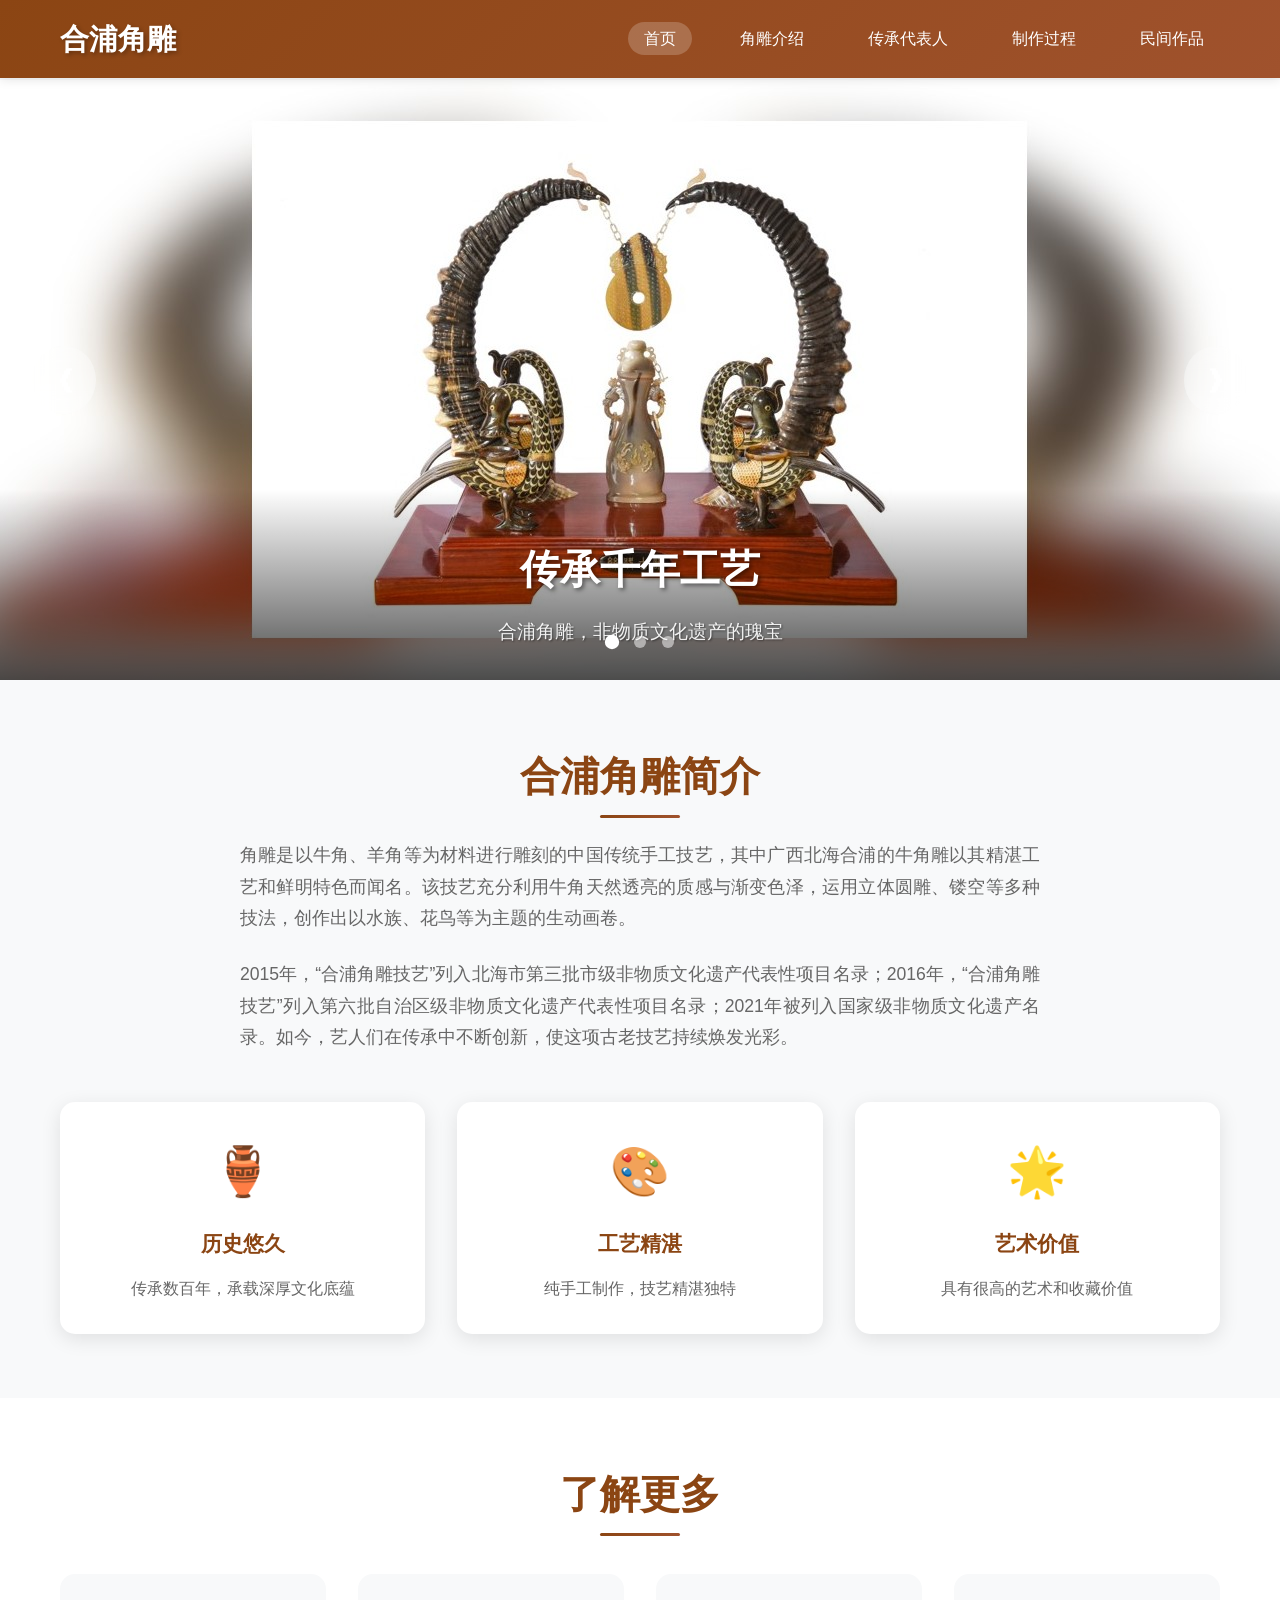
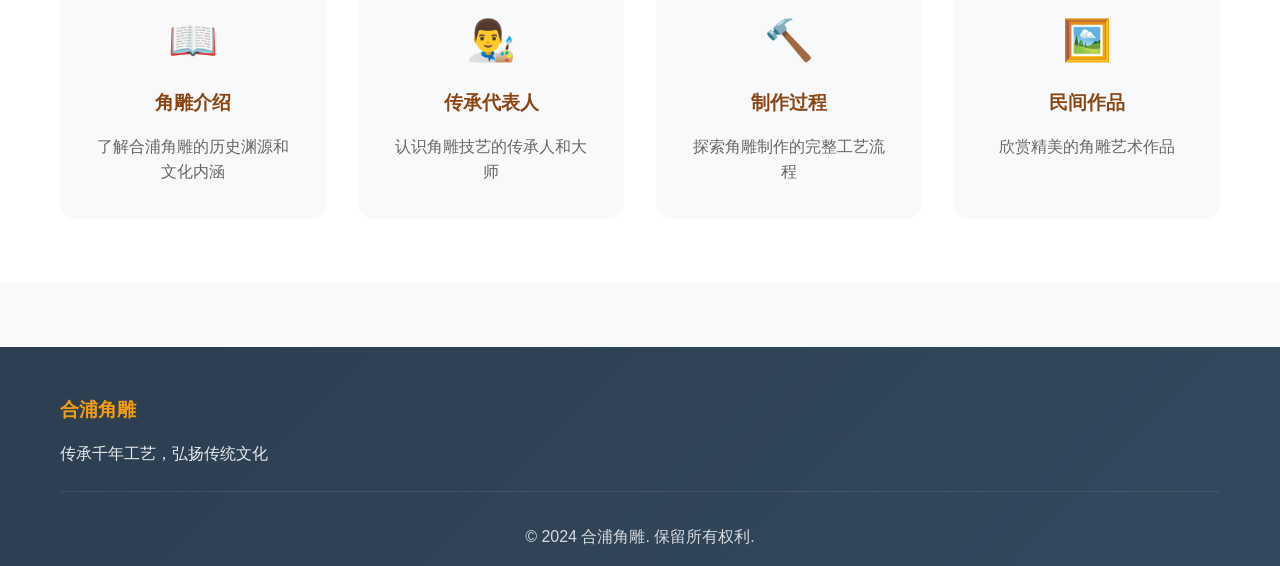
<file: docs/index.html>
<!DOCTYPE html>
<html lang="zh-CN">
<head>
    <meta charset="UTF-8">
    <meta name="viewport" content="width=device-width, initial-scale=1.0">
    <title>合浦角雕 - 非物质文化遗产</title>
    <link rel="stylesheet" href="css/style.css">
    <link rel="stylesheet" href="css/carousel.css">
</head>
<body>
    <!-- 导航栏 -->
    <nav class="navbar">
        <div class="nav-container">
            <div class="nav-logo">
                <h1>合浦角雕</h1>
            </div>
            <ul class="nav-menu">
                <li class="nav-item">
                    <a href="index.html" class="nav-link active">首页</a>
                </li>
                <li class="nav-item">
                    <a href="pages/introduction.html" class="nav-link">角雕介绍</a>
                </li>
                <li class="nav-item">
                    <a href="pages/inheritors.html" class="nav-link">传承代表人</a>
                </li>
                <li class="nav-item">
                    <a href="pages/process.html" class="nav-link">制作过程</a>
                </li>
                <li class="nav-item">
                    <a href="pages/works.html" class="nav-link">民间作品</a>
                </li>
            </ul>
            <div class="hamburger">
                <span class="bar"></span>
                <span class="bar"></span>
                <span class="bar"></span>
            </div>
        </div>
    </nav>

    <!-- 主要内容 -->
    <main>
        <!-- 轮播图 -->
        <section class="hero-section">
            <div class="carousel">
                <div class="carousel-container">
                    <div class="carousel-slide active">
                        <img src="images/carousel1.jpg" alt="合浦角雕艺术展示">
                        <div class="carousel-caption">
                            <h2>传承千年工艺</h2>
                            <p>合浦角雕，非物质文化遗产的瑰宝</p>
                        </div>
                    </div>
                    <div class="carousel-slide">
                        <img src="images/carousel2.jpg" alt="角雕制作工艺">
                        <div class="carousel-caption">
                            <h2>精湛制作工艺</h2>
                            <p>传统手工技艺，匠心独运</p>
                        </div>
                    </div>
                    <div class="carousel-slide">
                        <img src="images/carousel3.jpg" alt="角雕作品展示">
                        <div class="carousel-caption">
                            <h2>精美艺术作品</h2>
                            <p>每一件作品都是艺术的结晶</p>
                        </div>
                    </div>
                </div>
                <button class="carousel-btn prev" onclick="changeSlide(-1)">❮</button>
                <button class="carousel-btn next" onclick="changeSlide(1)">❯</button>
                <div class="carousel-dots">
                    <span class="dot active" onclick="currentSlide(1)"></span>
                    <span class="dot" onclick="currentSlide(2)"></span>
                    <span class="dot" onclick="currentSlide(3)"></span>
                </div>
            </div>
        </section>

        <!-- 网站介绍 -->
        <section class="intro-section">
            <div class="container">
                <h2 class="section-title">合浦角雕简介</h2>
                <p class="section-text">
                    角雕是以牛角、羊角等为材料进行雕刻的中国传统手工技艺，其中广西北海合浦的牛角雕以其精湛工艺和鲜明特色而闻名。该技艺充分利用牛角天然透亮的质感与渐变色泽，运用立体圆雕、镂空等多种技法，创作出以水族、花鸟等为主题的生动画卷。
                </p>
                <p class="section-text">
                    2015年，“合浦角雕技艺”列入北海市第三批市级非物质文化遗产代表性项目名录；2016年，“合浦角雕技艺”列入第六批自治区级非物质文化遗产代表性项目名录；2021年被列入国家级非物质文化遗产名录。如今，艺人们在传承中不断创新，使这项古老技艺持续焕发光彩。
                </p>
                <div class="intro-cards">
                    <div class="intro-card">
                        <div class="card-icon">🏺</div>
                        <h3>历史悠久</h3>
                        <p>传承数百年，承载深厚文化底蕴</p>
                    </div>
                    <div class="intro-card">
                        <div class="card-icon">🎨</div>
                        <h3>工艺精湛</h3>
                        <p>纯手工制作，技艺精湛独特</p>
                    </div>
                    <div class="intro-card">
                        <div class="card-icon">🌟</div>
                        <h3>艺术价值</h3>
                        <p>具有很高的艺术和收藏价值</p>
                    </div>
                </div>
            </div>
        </section>

        <!-- 快速导航 -->
        <section class="quick-nav-section">
            <div class="container">
                <h2 class="section-title">了解更多</h2>
                <div class="quick-nav-grid">
                    <a href="pages/introduction.html" class="quick-nav-item">
                        <div class="quick-nav-icon">📖</div>
                        <h3>角雕介绍</h3>
                        <p>了解合浦角雕的历史渊源和文化内涵</p>
                    </a>
                    <a href="pages/inheritors.html" class="quick-nav-item">
                        <div class="quick-nav-icon">👨‍🎨</div>
                        <h3>传承代表人</h3>
                        <p>认识角雕技艺的传承人和大师</p>
                    </a>
                    <a href="pages/process.html" class="quick-nav-item">
                        <div class="quick-nav-icon">🔨</div>
                        <h3>制作过程</h3>
                        <p>探索角雕制作的完整工艺流程</p>
                    </a>
                    <a href="pages/works.html" class="quick-nav-item">
                        <div class="quick-nav-icon">🖼️</div>
                        <h3>民间作品</h3>
                        <p>欣赏精美的角雕艺术作品</p>
                    </a>
                </div>
            </div>
        </section>
    </main>

    <!-- 页脚 -->
    <footer class="footer">
        <div class="container">
            <div class="footer-content">
                <div class="footer-section">
                    <h3>合浦角雕</h3>
                    <p>传承千年工艺，弘扬传统文化</p>
                </div>
            </div>
            <div class="footer-bottom">
                <p>&copy; 2024 合浦角雕. 保留所有权利.</p>
            </div>
        </div>
    </footer>

    <script src="js/carousel.js"></script>
    <script src="js/main.js"></script>
</body>
</html>
</file>
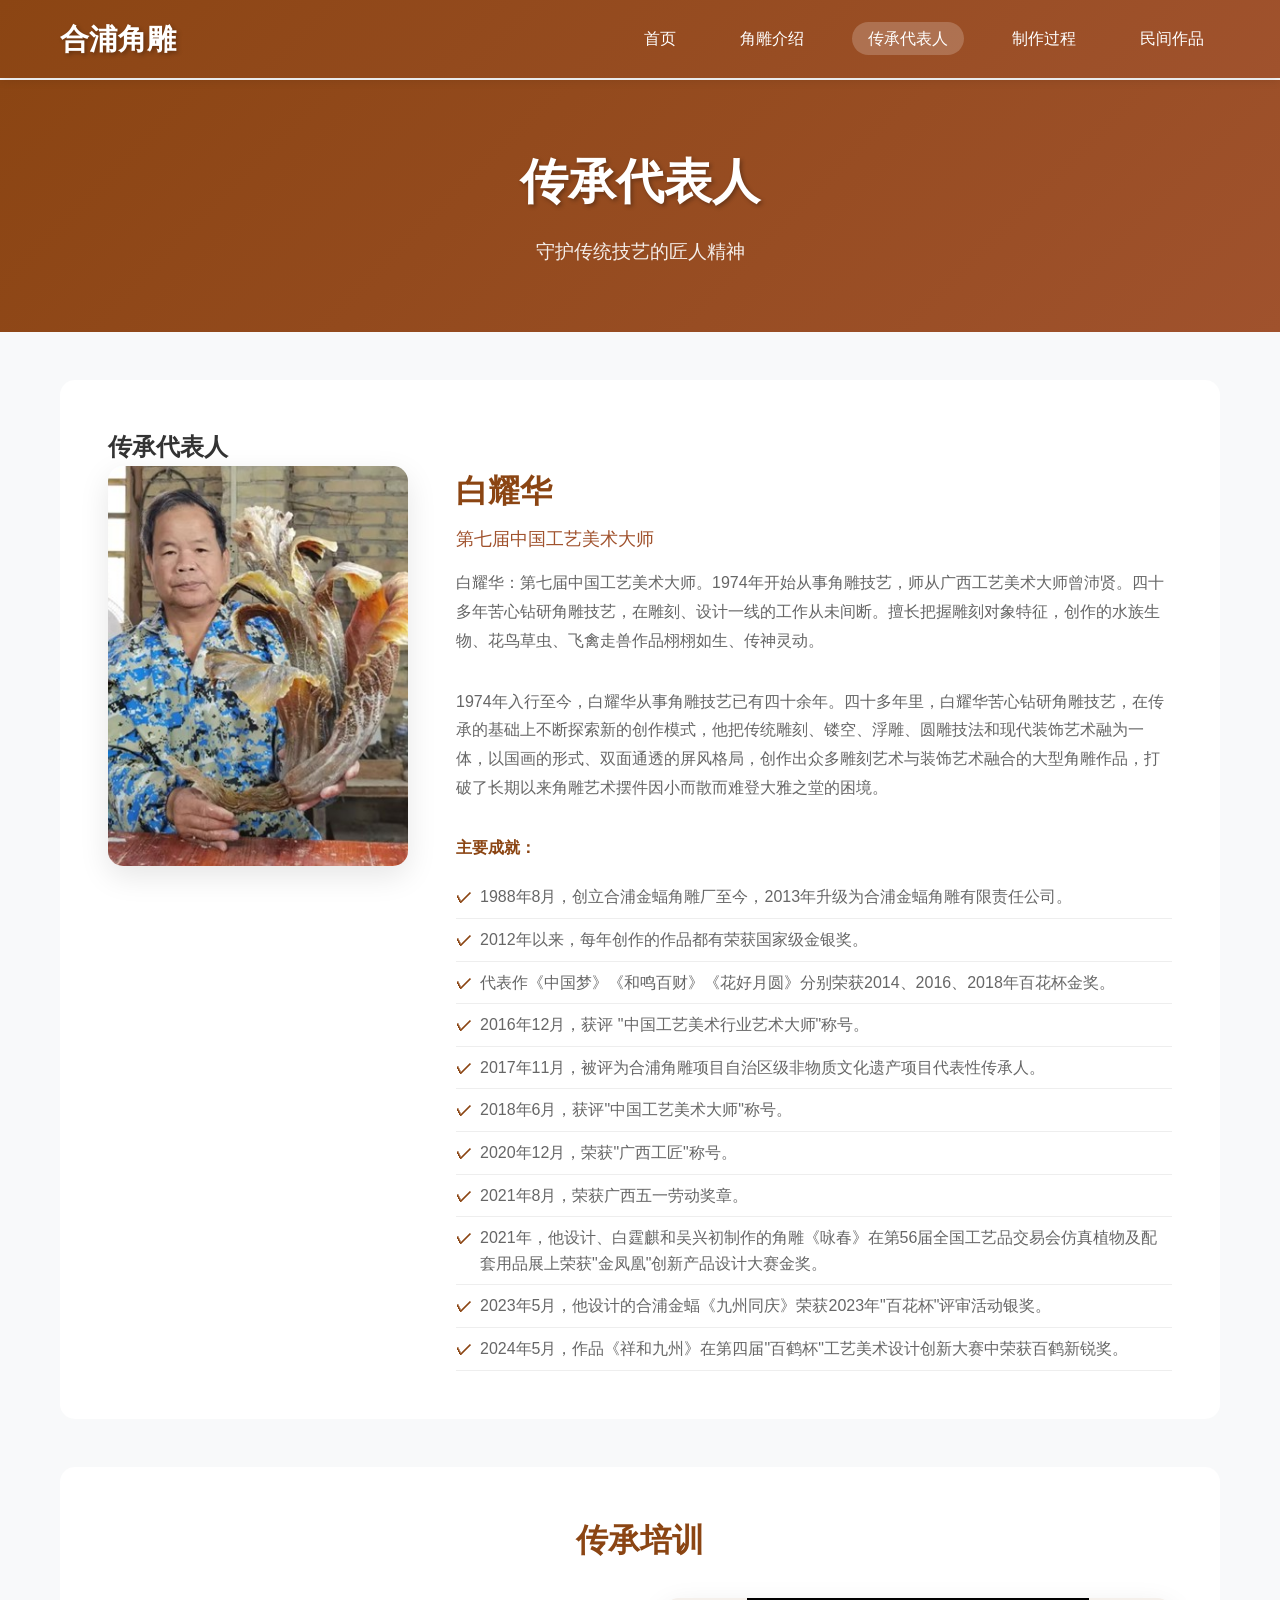
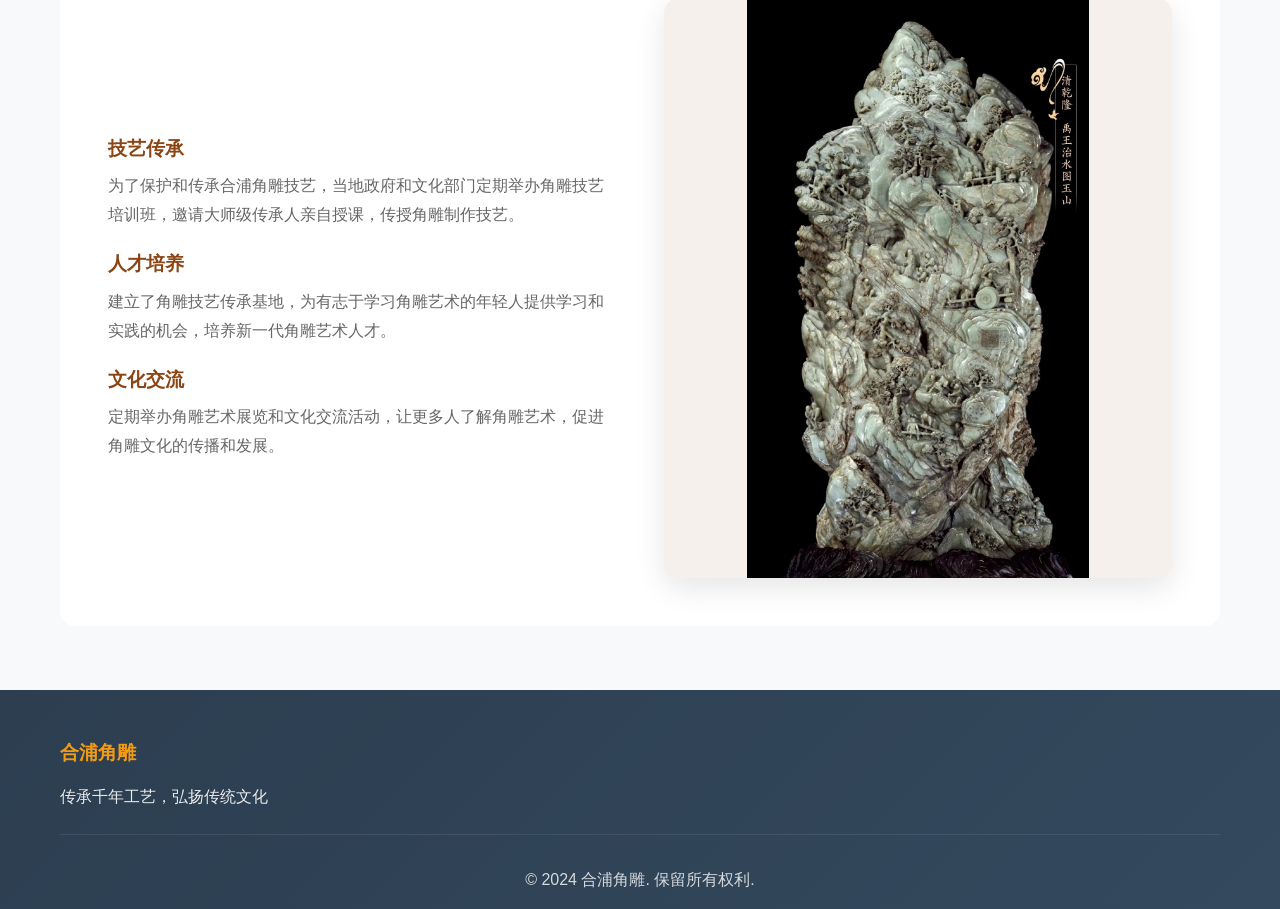
<file: docs/pages/inheritors.html>
<!DOCTYPE html>
<html lang="zh-CN">
<head>
    <meta charset="UTF-8">
    <meta name="viewport" content="width=device-width, initial-scale=1.0">
    <title>传承代表人 - 合浦角雕</title>
    <link rel="stylesheet" href="../css/style.css">
    <link rel="stylesheet" href="../css/pages.css">
</head>
<body>
    <!-- 导航栏 -->
    <nav class="navbar">
        <div class="nav-container">
            <div class="nav-logo">
                <h1>合浦角雕</h1>
            </div>
            <ul class="nav-menu">
                <li class="nav-item">
                    <a href="../index.html" class="nav-link">首页</a>
                </li>
                <li class="nav-item">
                    <a href="introduction.html" class="nav-link">角雕介绍</a>
                </li>
                <li class="nav-item">
                    <a href="inheritors.html" class="nav-link active">传承代表人</a>
                </li>
                <li class="nav-item">
                    <a href="process.html" class="nav-link">制作过程</a>
                </li>
                <li class="nav-item">
                    <a href="works.html" class="nav-link">民间作品</a>
                </li>
            </ul>
            <div class="hamburger">
                <span class="bar"></span>
                <span class="bar"></span>
                <span class="bar"></span>
            </div>
        </div>
    </nav>

    <!-- 主要内容 -->
    <main>
        <div class="page-header">
            <div class="container">
                <h1>传承代表人</h1>
                <p>守护传统技艺的匠人精神</p>
            </div>
        </div>

        <div class="container">
            <section class="masters-section">
                <h2>传承代表人</h2>
                <div class="master-profile">
                    <div class="master-image">
                        <img src="../images/baiyaohua.jpg" alt="白耀华大师照片">
                    </div>
                    <div class="master-info">
                        <h3>白耀华</h3>
                        <p class="master-title">第七届中国工艺美术大师</p>
                        <p class="master-desc">白耀华：第七届中国工艺美术大师。1974年开始从事角雕技艺，师从广西工艺美术大师曾沛贤。四十多年苦心钻研角雕技艺，在雕刻、设计一线的工作从未间断。擅长把握雕刻对象特征，创作的水族生物、花鸟草虫、飞禽走兽作品栩栩如生、传神灵动。</p>
                        <p class="master-desc">1974年入行至今，白耀华从事角雕技艺已有四十余年。四十多年里，白耀华苦心钻研角雕技艺，在传承的基础上不断探索新的创作模式，他把传统雕刻、镂空、浮雕、圆雕技法和现代装饰艺术融为一体，以国画的形式、双面通透的屏风格局，创作出众多雕刻艺术与装饰艺术融合的大型角雕作品，打破了长期以来角雕艺术摆件因小而散而难登大雅之堂的困境。</p>
                        <div class="master-achievements">
                            <h4>主要成就：</h4>
                            <ul>
                                <li>1988年8月，创立合浦金蝠角雕厂至今，2013年升级为合浦金蝠角雕有限责任公司。</li>
                                <li>2012年以来，每年创作的作品都有荣获国家级金银奖。</li>
                                <li>代表作《中国梦》《和鸣百财》《花好月圆》分别荣获2014、2016、2018年百花杯金奖。</li>
                                <li>2016年12月，获评 "中国工艺美术行业艺术大师"称号。</li>
                                <li>2017年11月，被评为合浦角雕项目自治区级非物质文化遗产项目代表性传承人。</li>
                                <li>2018年6月，获评"中国工艺美术大师"称号。</li>
                                <li>2020年12月，荣获"广西工匠"称号。</li>
                                <li>2021年8月，荣获广西五一劳动奖章。</li>
                                <li>2021年，他设计、白霆麒和吴兴初制作的角雕《咏春》在第56届全国工艺品交易会仿真植物及配套用品展上荣获"金凤凰"创新产品设计大赛金奖。</li>
                                <li>2023年5月，他设计的合浦金蝠《九州同庆》荣获2023年"百花杯"评审活动银奖。</li>
                                <li>2024年5月，作品《祥和九州》在第四届"百鹤杯"工艺美术设计创新大赛中荣获百鹤新锐奖。</li>
                            </ul>
                        </div>
                    </div>
                </div>
            </section>



            <section class="training-section">
                <h2>传承培训</h2>
                <div class="training-content">
                    <div class="training-text">
                        <h3>技艺传承</h3>
                        <p>为了保护和传承合浦角雕技艺，当地政府和文化部门定期举办角雕技艺培训班，邀请大师级传承人亲自授课，传授角雕制作技艺。</p>
                        
                        <h3>人才培养</h3>
                        <p>建立了角雕技艺传承基地，为有志于学习角雕艺术的年轻人提供学习和实践的机会，培养新一代角雕艺术人才。</p>
                        
                        <h3>文化交流</h3>
                        <p>定期举办角雕艺术展览和文化交流活动，让更多人了解角雕艺术，促进角雕文化的传播和发展。</p>
                    </div>
                    <div class="training-image">
                        <img src="../images/training.jpg" alt="角雕技艺培训">
                    </div>
                </div>
            </section>
        </div>
    </main>

    <!-- 页脚 -->
    <footer class="footer">
        <div class="container">
            <div class="footer-content">
                <div class="footer-section">
                    <h3>合浦角雕</h3>
                    <p>传承千年工艺，弘扬传统文化</p>
                </div>
            </div>
            <div class="footer-bottom">
                <p>&copy; 2024 合浦角雕. 保留所有权利.</p>
            </div>
        </div>
    </footer>

    <script src="../js/main.js"></script>
</body>
</html>
</file>
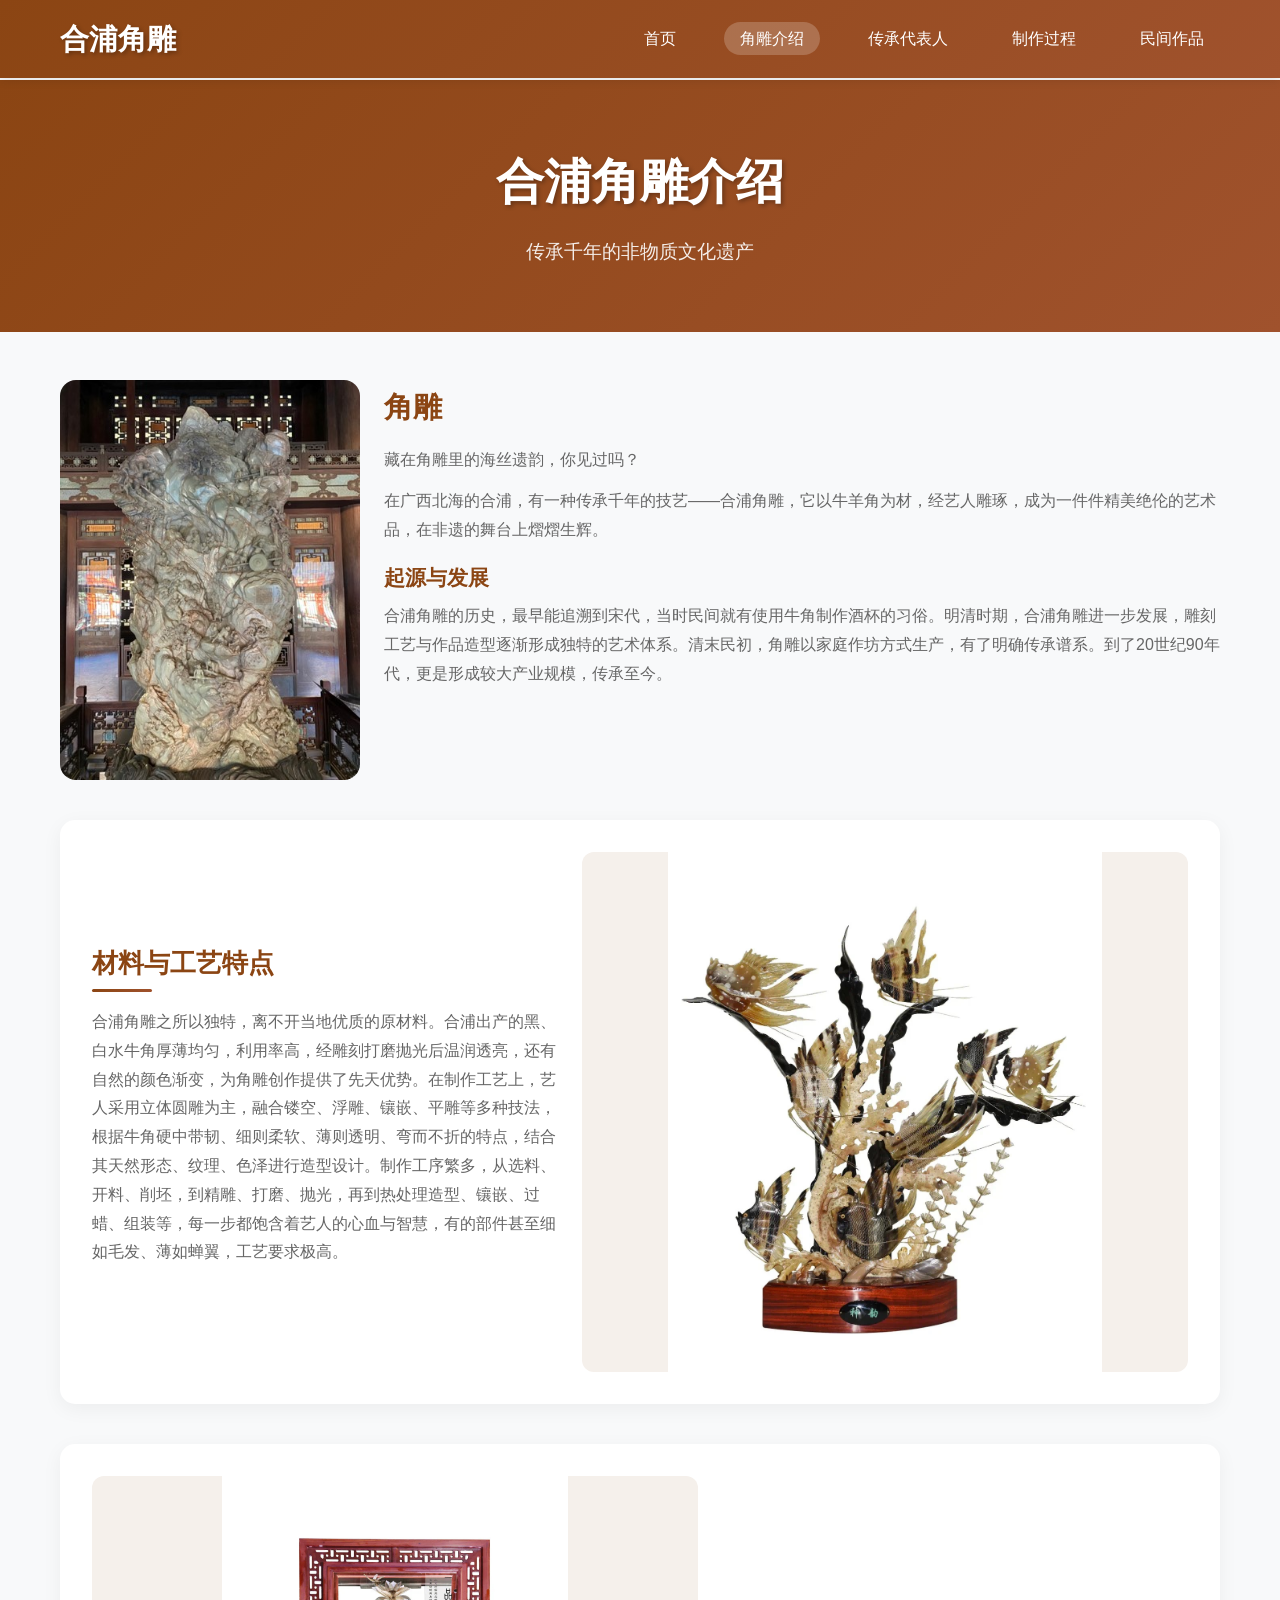
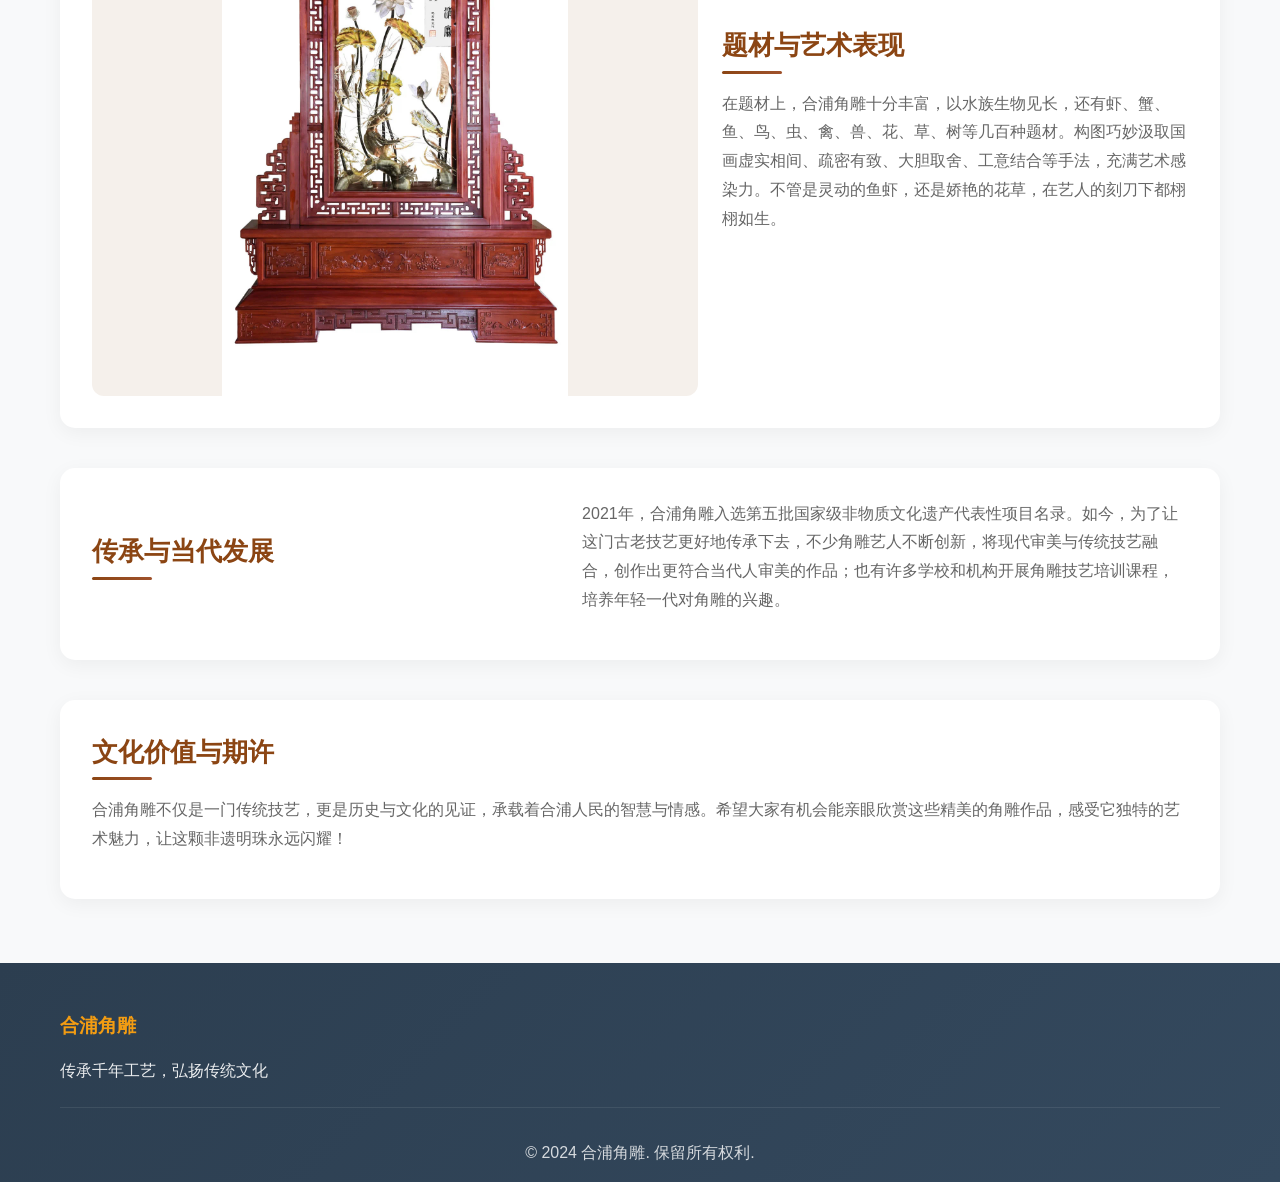
<file: docs/pages/introduction.html>
<!DOCTYPE html>
<html lang="zh-CN">
<head>
    <meta charset="UTF-8">
    <meta name="viewport" content="width=device-width, initial-scale=1.0">
    <title>角雕介绍 - 合浦角雕</title>
    <link rel="stylesheet" href="../css/style.css">
    <link rel="stylesheet" href="../css/pages.css">
</head>
<body>
    <!-- 导航栏 -->
    <nav class="navbar">
        <div class="nav-container">
            <div class="nav-logo">
                <h1>合浦角雕</h1>
            </div>
            <ul class="nav-menu">
                <li class="nav-item">
                    <a href="../index.html" class="nav-link">首页</a>
                </li>
                <li class="nav-item">
                    <a href="introduction.html" class="nav-link active">角雕介绍</a>
                </li>
                <li class="nav-item">
                    <a href="inheritors.html" class="nav-link">传承代表人</a>
                </li>
                <li class="nav-item">
                    <a href="process.html" class="nav-link">制作过程</a>
                </li>
                <li class="nav-item">
                    <a href="works.html" class="nav-link">民间作品</a>
                </li>
            </ul>
            <div class="hamburger">
                <span class="bar"></span>
                <span class="bar"></span>
                <span class="bar"></span>
            </div>
        </div>
    </nav>

    <!-- 主要内容 -->
    <main>
        <div class="page-header">
            <div class="container">
                <h1>合浦角雕介绍</h1>
                <p>传承千年的非物质文化遗产</p>
            </div>
        </div>

        <div class="container">
            <!-- 头图与引子 -->
            <section class="page-hero">
                <div class="hero-media">
                    <img src="../images/intro_hero.jpg" alt="合浦角雕展示图">
                </div>
                <div class="hero-text">
                    <h2>角雕</h2>
                    <p>藏在角雕里的海丝遗韵，你见过吗？</p>
                    <p>在广西北海的合浦，有一种传承千年的技艺——合浦角雕，它以牛羊角为材，经艺人雕琢，成为一件件精美绝伦的艺术品，在非遗的舞台上熠熠生辉。</p>
                    <h3>起源与发展</h3>
                    <p>合浦角雕的历史，最早能追溯到宋代，当时民间就有使用牛角制作酒杯的习俗。明清时期，合浦角雕进一步发展，雕刻工艺与作品造型逐渐形成独特的艺术体系。清末民初，角雕以家庭作坊方式生产，有了明确传承谱系。到了20世纪90年代，更是形成较大产业规模，传承至今。</p>
                </div>
            </section>

            <!-- 材料与工艺特点 -->
            <section class="intro-block">
                <div>
                    <h2>材料与工艺特点</h2>
                    <p>合浦角雕之所以独特，离不开当地优质的原材料。合浦出产的黑、白水牛角厚薄均匀，利用率高，经雕刻打磨抛光后温润透亮，还有自然的颜色渐变，为角雕创作提供了先天优势。在制作工艺上，艺人采用立体圆雕为主，融合镂空、浮雕、镶嵌、平雕等多种技法，根据牛角硬中带韧、细则柔软、薄则透明、弯而不折的特点，结合其天然形态、纹理、色泽进行造型设计。制作工序繁多，从选料、开料、削坯，到精雕、打磨、抛光，再到热处理造型、镶嵌、过蜡、组装等，每一步都饱含着艺人的心血与智慧，有的部件甚至细如毛发、薄如蝉翼，工艺要求极高。</p>
                </div>
                <div>
                    <img src="../images/intro_materials.jpg" alt="合浦角雕材料与工艺">
                </div>
            </section>

            <!-- 题材与艺术表现 -->
            <section class="intro-block">
                <div>
                    <img src="../images/intro_subjects.jpg" alt="合浦角雕题材展示">
                </div>
                <div>
                    <h2>题材与艺术表现</h2>
                    <p>在题材上，合浦角雕十分丰富，以水族生物见长，还有虾、蟹、鱼、鸟、虫、禽、兽、花、草、树等几百种题材。构图巧妙汲取国画虚实相间、疏密有致、大胆取舍、工意结合等手法，充满艺术感染力。不管是灵动的鱼虾，还是娇艳的花草，在艺人的刻刀下都栩栩如生。</p>
                </div>
            </section>

            <!-- 传承与当代发展 -->
            <section class="intro-block">
                <h2>传承与当代发展</h2>
                <p>2021年，合浦角雕入选第五批国家级非物质文化遗产代表性项目名录。如今，为了让这门古老技艺更好地传承下去，不少角雕艺人不断创新，将现代审美与传统技艺融合，创作出更符合当代人审美的作品；也有许多学校和机构开展角雕技艺培训课程，培养年轻一代对角雕的兴趣。</p>
            </section>

            <!-- 文化价值与期许 -->
            <section class="intro-block">
                <h2>文化价值与期许</h2>
                <p>合浦角雕不仅是一门传统技艺，更是历史与文化的见证，承载着合浦人民的智慧与情感。希望大家有机会能亲眼欣赏这些精美的角雕作品，感受它独特的艺术魅力，让这颗非遗明珠永远闪耀！</p>
            </section>
        </div>
    </main>

    <!-- 页脚 -->
    <footer class="footer">
        <div class="container">
            <div class="footer-content">
                <div class="footer-section">
                    <h3>合浦角雕</h3>
                    <p>传承千年工艺，弘扬传统文化</p>
                </div>
            </div>
            <div class="footer-bottom">
                <p>&copy; 2024 合浦角雕. 保留所有权利.</p>
            </div>
        </div>
    </footer>

    <script src="../js/main.js"></script>
</body>
</html>
</file>
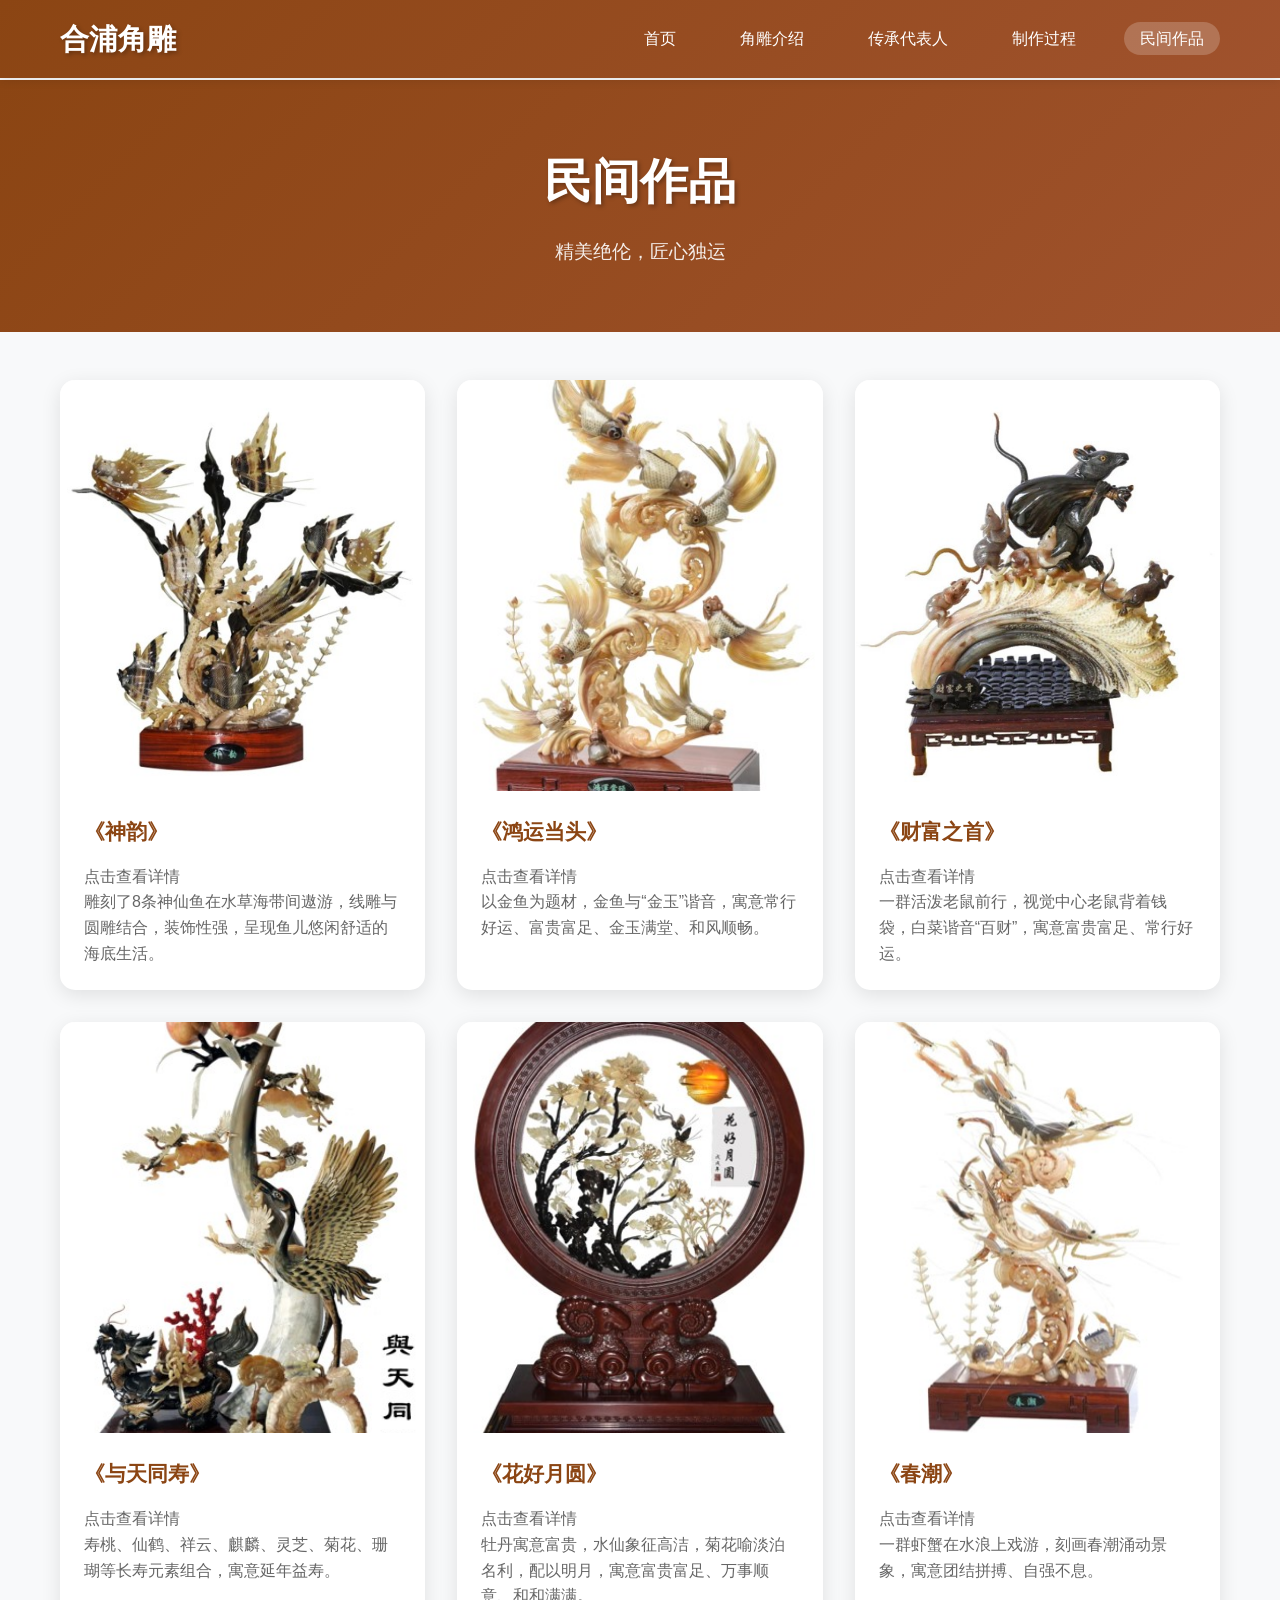
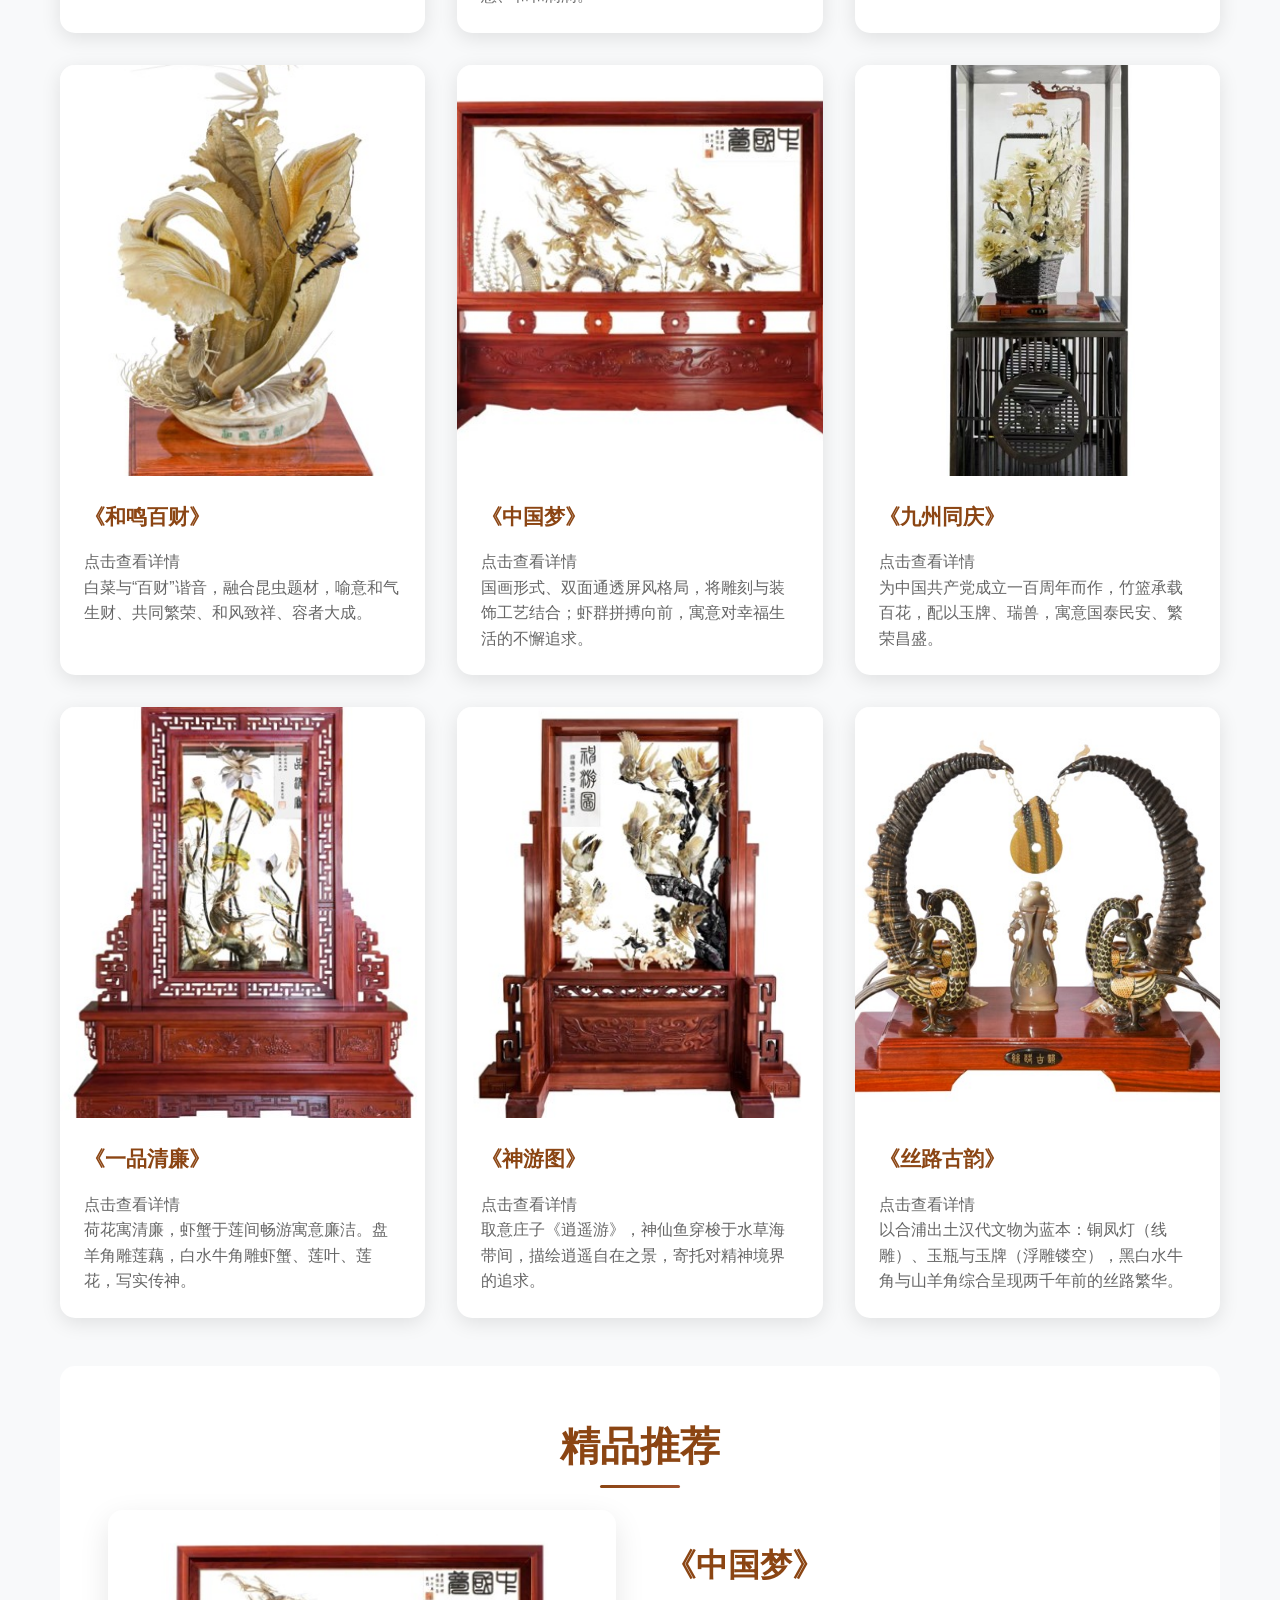
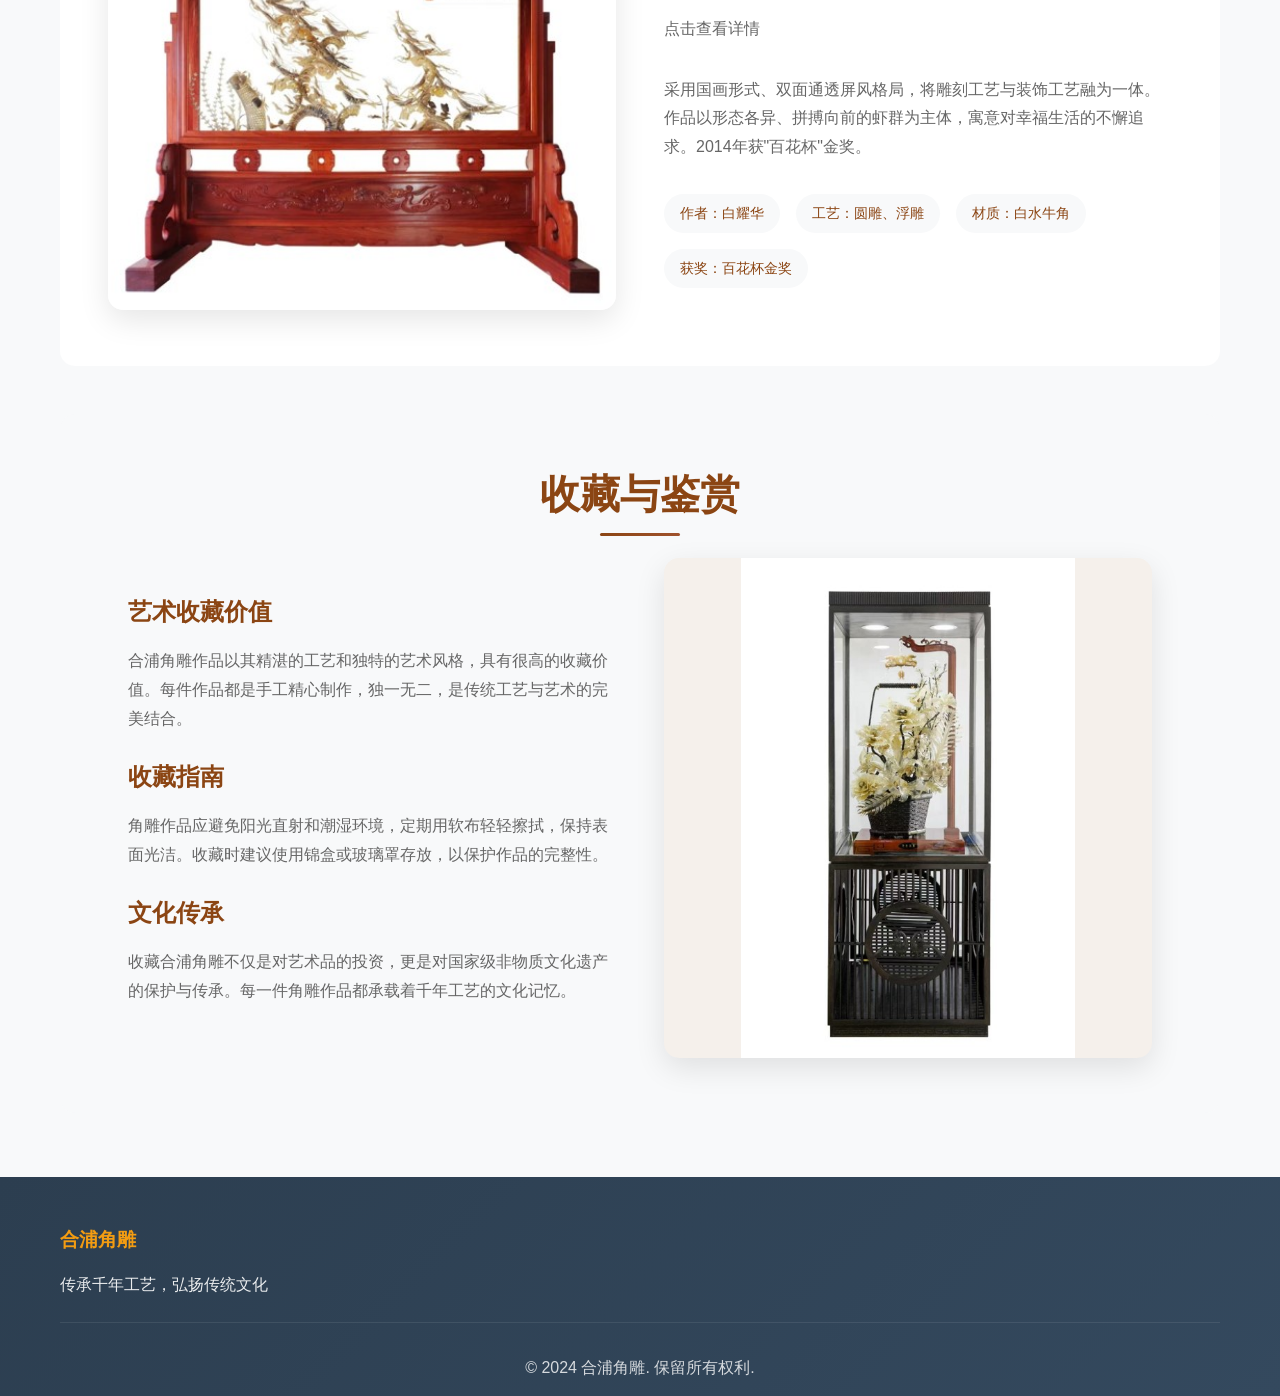
<file: docs/pages/works.html>
<!DOCTYPE html>
<html lang="zh-CN">
<head>
    <meta charset="UTF-8">
    <meta name="viewport" content="width=device-width, initial-scale=1.0">
    <title>民间作品 - 合浦角雕</title>
    <link rel="stylesheet" href="../css/style.css">
    <link rel="stylesheet" href="../css/pages.css">
    <link rel="stylesheet" href="../css/gallery.css">
</head>
<body>
    <!-- 导航栏 -->
    <nav class="navbar">
        <div class="nav-container">
            <div class="nav-logo">
                <h1>合浦角雕</h1>
            </div>
            <ul class="nav-menu">
                <li class="nav-item">
                    <a href="../index.html" class="nav-link">首页</a>
                </li>
                <li class="nav-item">
                    <a href="introduction.html" class="nav-link">角雕介绍</a>
                </li>
                <li class="nav-item">
                    <a href="inheritors.html" class="nav-link">传承代表人</a>
                </li>
                <li class="nav-item">
                    <a href="process.html" class="nav-link">制作过程</a>
                </li>
                <li class="nav-item">
                    <a href="works.html" class="nav-link active">民间作品</a>
                </li>
            </ul>
            <div class="hamburger">
                <span class="bar"></span>
                <span class="bar"></span>
                <span class="bar"></span>
            </div>
        </div>
    </nav>

    <!-- 主要内容 -->
    <main>
        <div class="page-header">
            <div class="container">
                <h1>民间作品</h1>
                <p>精美绝伦，匠心独运</p>
            </div>
        </div>

        <div class="container">
            <section class="gallery-grid">
                <div class="gallery-item">
                    <div class="gallery-image" onclick="openModal('work_shenyun')">
                        <img src="../images/work_shenyun.jpg" alt="神韵" loading="lazy">
                        <div class="gallery-overlay" onclick="return false;">
                            <h3>《神韵》</h3>
                            <p>点击查看详情</p>
<p>点击查看详情</p>
                        </div>
                    </div>
                    <div class="gallery-info">
                        <h3>《神韵》</h3>
                            <p>点击查看详情</p>
<p>雕刻了8条神仙鱼在水草海带间遨游，线雕与圆雕结合，装饰性强，呈现鱼儿悠闲舒适的海底生活。</p>
                    </div>
                </div>

                <div class="gallery-item">
                    <div class="gallery-image" onclick="openModal('work_hongyundangtou')">
                        <img src="../images/work_hongyundangtou.jpg" alt="鸿运当头">
                        <div class="gallery-overlay" onclick="return false;">
                            <h3>《鸿运当头》</h3>
                            <p>点击查看详情</p>
</div>
                    </div>
                    <div class="gallery-info">
                        <h3>《鸿运当头》</h3>
                            <p>点击查看详情</p>
<p>以金鱼为题材，金鱼与“金玉”谐音，寓意常行好运、富贵富足、金玉满堂、和风顺畅。</p>
                    </div>
                </div>

                <div class="gallery-item">
                    <div class="gallery-image" onclick="openModal('work_caifuzhishou')">
                        <img src="../images/work_caifuzhishou.jpg" alt="财富之首">
                        <div class="gallery-overlay" onclick="return false;">
                            <h3>《财富之首》</h3>
                            <p>点击查看详情</p>
</div>
                    </div>
                    <div class="gallery-info">
                        <h3>《财富之首》</h3>
                            <p>点击查看详情</p>
<p>一群活泼老鼠前行，视觉中心老鼠背着钱袋，白菜谐音“百财”，寓意富贵富足、常行好运。</p>
                    </div>
                </div>

                <div class="gallery-item">
                    <div class="gallery-image" onclick="openModal('work_yutiantongshou')">
                        <img src="../images/work_yutiantongshou.jpg" alt="与天同寿">
                        <div class="gallery-overlay" onclick="return false;">
                            <h3>《与天同寿》</h3>
                            <p>点击查看详情</p>
</div>
                    </div>
                    <div class="gallery-info">
                        <h3>《与天同寿》</h3>
                            <p>点击查看详情</p>
<p>寿桃、仙鹤、祥云、麒麟、灵芝、菊花、珊瑚等长寿元素组合，寓意延年益寿。</p>
                    </div>
                </div>

                <div class="gallery-item">
                    <div class="gallery-image" onclick="openModal('work_huahaoyueyuan')">
                        <img src="../images/work_huahaoyueyuan.jpg" alt="花好月圆">
                        <div class="gallery-overlay" onclick="return false;">
                            <h3>《花好月圆》</h3>
                            <p>点击查看详情</p>
</div>
                    </div>
                    <div class="gallery-info">
                        <h3>《花好月圆》</h3>
                            <p>点击查看详情</p>
<p>牡丹寓意富贵，水仙象征高洁，菊花喻淡泊名利，配以明月，寓意富贵富足、万事顺意、和和满满。</p>
                    </div>
                </div>

                <div class="gallery-item">
                    <div class="gallery-image" onclick="openModal('work_chunchao')">
                        <img src="../images/work_chunchao.jpg" alt="春潮">
                        <div class="gallery-overlay" onclick="return false;">
                            <h3>《春潮》</h3>
                            <p>点击查看详情</p>
</div>
                    </div>
                    <div class="gallery-info">
                        <h3>《春潮》</h3>
                            <p>点击查看详情</p>
<p>一群虾蟹在水浪上戏游，刻画春潮涌动景象，寓意团结拼搏、自强不息。</p>
                    </div>
                </div>

                <div class="gallery-item">
                    <div class="gallery-image" onclick="openModal('work_hemingbaicai')">
                        <img src="../images/work_hemingbaicai.jpg" alt="和鸣百财">
                        <div class="gallery-overlay" onclick="return false;">
                            <h3>《和鸣百财》</h3>
                            <p>点击查看详情</p>
</div>
                    </div>
                    <div class="gallery-info">
                        <h3>《和鸣百财》</h3>
                            <p>点击查看详情</p>
<p>白菜与“百财”谐音，融合昆虫题材，喻意和气生财、共同繁荣、和风致祥、容者大成。</p>
                    </div>
                </div>

                <div class="gallery-item">
                    <div class="gallery-image" onclick="openModal('work_zhongguomeng')">
                        <img src="../images/work_zhongguomeng.jpg" alt="中国梦">
                        <div class="gallery-overlay" onclick="return false;">
                            <h3>《中国梦》</h3>
                            <p>点击查看详情</p>
</div>
                    </div>
                    <div class="gallery-info">
                        <h3>《中国梦》</h3>
                            <p>点击查看详情</p>
<p>国画形式、双面通透屏风格局，将雕刻与装饰工艺结合；虾群拼搏向前，寓意对幸福生活的不懈追求。</p>
                    </div>
                </div>

                <div class="gallery-item">
                    <div class="gallery-image" onclick="openModal('work_jiuzhoutongqing')">
                        <img src="../images/work_jiuzhoutongqing.jpg" alt="九州同庆">
                        <div class="gallery-overlay" onclick="return false;">
                            <h3>《九州同庆》</h3>
                            <p>点击查看详情</p>
</div>
                    </div>
                    <div class="gallery-info">
                        <h3>《九州同庆》</h3>
                            <p>点击查看详情</p>
<p>为中国共产党成立一百周年而作，竹篮承载百花，配以玉牌、瑞兽，寓意国泰民安、繁荣昌盛。</p>
                    </div>
                </div>

                <div class="gallery-item">
                    <div class="gallery-image" onclick="openModal('work_yipinqinglian')">
                        <img src="../images/work_yipinqinglian.jpg" alt="一品清廉">
                        <div class="gallery-overlay" onclick="return false;">
                            <h3>《一品清廉》</h3>
                            <p>点击查看详情</p>
</div>
                    </div>
                    <div class="gallery-info">
                        <h3>《一品清廉》</h3>
                            <p>点击查看详情</p>
<p>荷花寓清廉，虾蟹于莲间畅游寓意廉洁。盘羊角雕莲藕，白水牛角雕虾蟹、莲叶、莲花，写实传神。</p>
                    </div>
                </div>

                <div class="gallery-item">
                    <div class="gallery-image" onclick="openModal('work_shenyoutu')">
                        <img src="../images/work_shenyoutu.jpg" alt="神游图">
                        <div class="gallery-overlay" onclick="return false;">
                            <h3>《神游图》</h3>
                            <p>点击查看详情</p>
</div>
                    </div>
                    <div class="gallery-info">
                        <h3>《神游图》</h3>
                            <p>点击查看详情</p>
<p>取意庄子《逍遥游》，神仙鱼穿梭于水草海带间，描绘逍遥自在之景，寄托对精神境界的追求。</p>
                    </div>
                </div>

                <div class="gallery-item">
                    <div class="gallery-image" onclick="openModal('work_siluguyun')">
                        <img src="../images/work_siluguyun.jpg" alt="丝路古韵">
                        <div class="gallery-overlay" onclick="return false;">
                            <h3>《丝路古韵》</h3>
                            <p>点击查看详情</p>
</div>
                    </div>
                    <div class="gallery-info">
                        <h3>《丝路古韵》</h3>
                            <p>点击查看详情</p>
<p>以合浦出土汉代文物为蓝本：铜凤灯（线雕）、玉瓶与玉牌（浮雕镂空），黑白水牛角与山羊角综合呈现两千年前的丝路繁华。</p>
                    </div>
                </div>
            </section>

            <!-- 精品推荐 -->
            <section class="featured-works">
                <h2 class="section-title">精品推荐</h2>
                <div class="featured-slider">
                    <div class="featured-item">
                        <div class="featured-image">
                            <img src="../images/work_zhongguomeng.jpg" alt="中国梦">
                        </div>
                        <div class="featured-info">
                            <h3>《中国梦》</h3>
                            <p>点击查看详情</p>
<p>采用国画形式、双面通透屏风格局，将雕刻工艺与装饰工艺融为一体。作品以形态各异、拼搏向前的虾群为主体，寓意对幸福生活的不懈追求。2014年获"百花杯"金奖。</p>
                            <div class="featured-details">
                                <span class="detail-item">作者：白耀华</span>
                                <span class="detail-item">工艺：圆雕、浮雕</span>
                                <span class="detail-item">材质：白水牛角</span>
                                <span class="detail-item">获奖：百花杯金奖</span>
                            </div>
                        </div>
                    </div>
                </div>
            </section>

            <!-- 收藏信息 -->
            <section class="collection-info">
                <div class="container">
                    <h2 class="section-title">收藏与鉴赏</h2>
                    <div class="collection-content">
                        <div class="collection-text">
                            <h3>艺术收藏价值</h3>
                            <p>合浦角雕作品以其精湛的工艺和独特的艺术风格，具有很高的收藏价值。每件作品都是手工精心制作，独一无二，是传统工艺与艺术的完美结合。</p>
                            <h3>收藏指南</h3>
                            <p>角雕作品应避免阳光直射和潮湿环境，定期用软布轻轻擦拭，保持表面光洁。收藏时建议使用锦盒或玻璃罩存放，以保护作品的完整性。</p>
                            <h3>文化传承</h3>
                            <p>收藏合浦角雕不仅是对艺术品的投资，更是对国家级非物质文化遗产的保护与传承。每一件角雕作品都承载着千年工艺的文化记忆。</p>
                        </div>
                        <div class="collection-image">
                            <img src="../images/work_jiuzhoutongqing.jpg" alt="角雕收藏展示">
                        </div>
                    </div>
                </div>
            </section>
        </div>
    </main>

    <!-- 作品详情模态框 -->
    <div id="workModal" class="modal">
        <div class="modal-content">
            <span class="close" onclick="closeModal()">&times;</span>
            <div id="modalContent">
                <!-- 模态框内容将通过JavaScript动态填充 -->
            </div>
        </div>
    </div>

    <!-- 页脚 -->
    <footer class="footer">
        <div class="container">
            <div class="footer-content">
                <div class="footer-section">
                    <h3>合浦角雕</h3>
                    <p>传承千年工艺，弘扬传统文化</p>
                </div>
            </div>
            <div class="footer-bottom">
                <p>&copy; 2024 合浦角雕. 保留所有权利.</p>
            </div>
        </div>
    </footer>

    <script src="../js/main.js"></script>
    <script src="../js/gallery.js"></script>
</body>
</html>
</file>
<file: docs/css/style.css>
/* 全局样式 */
* {
    margin: 0;
    padding: 0;
    box-sizing: border-box;
}

body {
    font-family: 'Microsoft YaHei', 'PingFang SC', 'Helvetica Neue', Arial, sans-serif;
    line-height: 1.6;
    color: #333;
    background-color: #f8f9fa;
}

.container {
    max-width: 1200px;
    margin: 0 auto;
    padding: 0 20px;
}

/* 导航栏样式 */
.navbar {
    background: linear-gradient(135deg, #8B4513, #A0522D);
    padding: 1rem 0;
    position: fixed;
    top: 0;
    width: 100%;
    z-index: 1000;
    box-shadow: 0 2px 10px rgba(0,0,0,0.1);
}

.nav-container {
    max-width: 1200px;
    margin: 0 auto;
    padding: 0 20px;
    display: flex;
    justify-content: space-between;
    align-items: center;
}

.nav-logo h1 {
    color: #fff;
    font-size: 1.8rem;
    font-weight: bold;
    text-shadow: 2px 2px 4px rgba(0,0,0,0.3);
}

.nav-menu {
    display: flex;
    list-style: none;
    gap: 2rem;
}

.nav-item .nav-link {
    color: #fff;
    text-decoration: none;
    font-weight: 500;
    padding: 0.5rem 1rem;
    border-radius: 25px;
    transition: all 0.3s ease;
}

.nav-item .nav-link:hover,
.nav-item .nav-link.active {
    background-color: rgba(255,255,255,0.2);
    transform: translateY(-2px);
}

.hamburger {
    display: none;
    flex-direction: column;
    cursor: pointer;
}

.bar {
    width: 25px;
    height: 3px;
    background-color: #fff;
    margin: 3px 0;
    transition: 0.3s;
}

/* 主要内容区域 */
main {
    margin-top: 80px;
    min-height: calc(100vh - 80px);
}

/* 页面头部 */
.page-header {
    background: linear-gradient(135deg, #8B4513, #A0522D);
    color: #fff;
    text-align: center;
    padding: 4rem 0;
    margin-bottom: 3rem;
}

.page-header h1 {
    font-size: 3rem;
    margin-bottom: 1rem;
    text-shadow: 2px 2px 4px rgba(0,0,0,0.3);
}

.page-header p {
    font-size: 1.2rem;
    opacity: 0.9;
}

/* 通用区块样式 */
section {
    margin-bottom: 4rem;
}

.section-title {
    text-align: center;
    font-size: 2.5rem;
    color: #8B4513;
    margin-bottom: 2rem;
    position: relative;
}

.section-title::after {
    content: '';
    position: absolute;
    bottom: -10px;
    left: 50%;
    transform: translateX(-50%);
    width: 80px;
    height: 3px;
    background: linear-gradient(135deg, #8B4513, #A0522D);
    border-radius: 2px;
}

.section-text {
    text-align: justify;
    font-size: 1.1rem;
    color: #666;
    max-width: 800px;
    margin: 0 auto 1.5rem;
    line-height: 1.8;
}

/* 卡片样式 */
.intro-cards {
    display: grid;
    grid-template-columns: repeat(auto-fit, minmax(300px, 1fr));
    gap: 2rem;
    margin-top: 3rem;
}

.intro-card {
    background: #fff;
    padding: 2rem;
    border-radius: 15px;
    text-align: center;
    box-shadow: 0 5px 20px rgba(0,0,0,0.1);
    transition: transform 0.3s ease, box-shadow 0.3s ease;
}

.intro-card:hover {
    transform: translateY(-10px);
    box-shadow: 0 15px 40px rgba(0,0,0,0.15);
}

.card-icon {
    font-size: 3rem;
    margin-bottom: 1rem;
}

.intro-card h3 {
    color: #8B4513;
    margin-bottom: 1rem;
    font-size: 1.3rem;
}

.intro-card p {
    color: #666;
    line-height: 1.6;
}

/* 快速导航样式 */
.quick-nav-section {
    background: #fff;
    padding: 4rem 0;
}

.quick-nav-grid {
    display: grid;
    grid-template-columns: repeat(auto-fit, minmax(250px, 1fr));
    gap: 2rem;
    margin-top: 3rem;
}

.quick-nav-item {
    background: #f8f9fa;
    padding: 2rem;
    border-radius: 15px;
    text-align: center;
    text-decoration: none;
    color: inherit;
    transition: all 0.3s ease;
    border: 2px solid transparent;
}

.quick-nav-item:hover {
    transform: translateY(-5px);
    border-color: #8B4513;
    background: #fff;
    box-shadow: 0 10px 30px rgba(139, 69, 19, 0.1);
}

.quick-nav-icon {
    font-size: 2.5rem;
    margin-bottom: 1rem;
}

.quick-nav-item h3 {
    color: #8B4513;
    margin-bottom: 1rem;
}

.quick-nav-item p {
    color: #666;
    line-height: 1.6;
}

/* 页脚样式 */
.footer {
    background: linear-gradient(135deg, #2c3e50, #34495e);
    color: #fff;
    padding: 3rem 0 1rem;
    margin-top: 4rem;
}

.footer-content {
    display: grid;
    grid-template-columns: 1fr;
    gap: 0;
    margin-bottom: 1rem;
}

.footer-section h3 {
    color: #f39c12;
    margin-bottom: 1rem;
    font-size: 1.2rem;
}

.footer-section p {
    margin-bottom: 0.5rem;
    opacity: 0.9;
}

/* 移除社交链接相关样式（组件已删除） */

.footer-bottom {
    text-align: center;
    padding-top: 2rem;
    border-top: 1px solid rgba(255,255,255,0.1);
    opacity: 0.8;
}

/* 响应式设计 */
@media (max-width: 768px) {
    .nav-menu {
        position: fixed;
        left: -100%;
        top: 70px;
        flex-direction: column;
        background-color: #8B4513;
        width: 100%;
        text-align: center;
        transition: 0.3s;
        box-shadow: 0 10px 27px rgba(0, 0, 0, 0.05);
        padding: 2rem 0;
    }

    .nav-menu.active {
        left: 0;
    }

    .hamburger {
        display: flex;
    }

    .hamburger.active .bar:nth-child(2) {
        opacity: 0;
    }

    .hamburger.active .bar:nth-child(1) {
        transform: translateY(8px) rotate(45deg);
    }

    .hamburger.active .bar:nth-child(3) {
        transform: translateY(-8px) rotate(-45deg);
    }

    .page-header h1 {
        font-size: 2rem;
    }

    .section-title {
        font-size: 2rem;
    }

    .intro-cards,
    .quick-nav-grid {
        grid-template-columns: 1fr;
    }

    .footer-content {
        grid-template-columns: 1fr;
        text-align: center;
    }
}

@media (max-width: 480px) {
    .container {
        padding: 0 15px;
    }

    .page-header {
        padding: 2rem 0;
    }

    .page-header h1 {
        font-size: 1.8rem;
    }

    .section-title {
        font-size: 1.8rem;
    }
}

/* 返回顶部按钮 */
.back-to-top {
    position: fixed;
    bottom: 30px;
    right: 30px;
    width: 50px;
    height: 50px;
    background: linear-gradient(135deg, #8B4513, #A0522D);
    color: #fff;
    border: none;
    border-radius: 50%;
    font-size: 1.5rem;
    cursor: pointer;
    opacity: 0;
    visibility: hidden;
    transition: all 0.3s ease;
    z-index: 1000;
    box-shadow: 0 5px 20px rgba(0,0,0,0.2);
}

.back-to-top:hover {
    transform: scale(1.1);
    box-shadow: 0 8px 25px rgba(0,0,0,0.3);
}

/* 页面加载动画 */
body.loaded .intro-card,
body.loaded .quick-nav-item,
body.loaded .feature-item {
    opacity: 1;
    transform: translateY(0);
}

/* 图片懒加载过渡 */
.gallery-image img {
    transition: opacity 0.3s ease;
}

.gallery-image img.lazy {
    opacity: 0;
}

/* 选中文本颜色 */
::selection {
    background: #8B4513;
    color: #fff;
}

/* 滚动条美化 */
::-webkit-scrollbar {
    width: 8px;
}

::-webkit-scrollbar-track {
    background: #f1f1f1;
}

::-webkit-scrollbar-thumb {
    background: #A0522D;
    border-radius: 4px;
}

::-webkit-scrollbar-thumb:hover {
    background: #8B4513;
}
</file>
<file: docs/css/carousel.css>
/* 轮播图样式 */
.hero-section {
    position: relative;
    height: 600px;
    overflow: hidden;
    margin-bottom: 4rem;
}

.carousel {
    position: relative;
    width: 100%;
    height: 100%;
}

.carousel-container {
    position: relative;
    width: 100%;
    height: 100%;
}

.carousel-slide {
    position: absolute;
    top: 0;
    left: 0;
    width: 100%;
    height: 100%;
    opacity: 0;
    visibility: hidden;
    transition: opacity 0.8s ease-in-out, visibility 0.8s ease-in-out;
}

.carousel-slide.active {
    opacity: 1;
    visibility: visible;
}

.carousel-slide img {
    width: 100%;
    height: 100%;
    object-fit: cover;
    object-position: center;
}

.carousel-placeholder {
    width: 100%;
    height: 100%;
    display: flex;
    align-items: center;
    justify-content: center;
    color: white;
    font-size: 2rem;
    font-weight: bold;
    text-shadow: 2px 2px 4px rgba(0,0,0,0.5);
}

.placeholder-text {
    text-align: center;
    padding: 2rem;
}

.carousel-caption {
    position: absolute;
    bottom: 0;
    left: 0;
    right: 0;
    background: linear-gradient(transparent, rgba(0,0,0,0.7));
    color: #fff;
    padding: 3rem 2rem 2rem;
    text-align: center;
}

.carousel-caption h2 {
    font-size: 2.5rem;
    margin-bottom: 1rem;
    text-shadow: 2px 2px 4px rgba(0,0,0,0.5);
}

.carousel-caption p {
    font-size: 1.2rem;
    opacity: 0.9;
    text-shadow: 1px 1px 2px rgba(0,0,0,0.5);
}

/* 轮播图按钮 */
.carousel-btn {
    position: absolute;
    top: 50%;
    transform: translateY(-50%);
    background: rgba(255,255,255,0.3);
    border: none;
    color: #fff;
    font-size: 2rem;
    padding: 1rem 1.5rem;
    cursor: pointer;
    border-radius: 50%;
    transition: all 0.3s ease;
    backdrop-filter: blur(10px);
}

.carousel-btn:hover {
    background: rgba(255,255,255,0.5);
    transform: translateY(-50%) scale(1.1);
}

.carousel-btn.prev {
    left: 2rem;
}

.carousel-btn.next {
    right: 2rem;
}

/* 轮播图指示点 */
.carousel-dots {
    position: absolute;
    bottom: 2rem;
    left: 50%;
    transform: translateX(-50%);
    display: flex;
    gap: 1rem;
}

.dot {
    width: 12px;
    height: 12px;
    border-radius: 50%;
    background: rgba(255,255,255,0.5);
    cursor: pointer;
    transition: all 0.3s ease;
}

.dot:hover,
.dot.active {
    background: #fff;
    transform: scale(1.2);
}

/* 响应式设计 */
@media (max-width: 768px) {
    .hero-section {
        height: 400px;
    }

    .carousel-caption h2 {
        font-size: 2rem;
    }

    .carousel-caption p {
        font-size: 1rem;
    }

    .carousel-btn {
        font-size: 1.5rem;
        padding: 0.8rem 1.2rem;
    }

    .carousel-btn.prev {
        left: 1rem;
    }

    .carousel-btn.next {
        right: 1rem;
    }

    .carousel-dots {
        bottom: 1rem;
    }

    .dot {
        width: 10px;
        height: 10px;
    }
}

@media (max-width: 480px) {
    .hero-section {
        height: 300px;
    }

    .carousel-caption {
        padding: 2rem 1rem 1rem;
    }

    .carousel-caption h2 {
        font-size: 1.5rem;
    }

    .carousel-caption p {
        font-size: 0.9rem;
    }

    .carousel-btn {
        font-size: 1.2rem;
        padding: 0.6rem 1rem;
    }

    .carousel-btn.prev {
        left: 0.5rem;
    }

    .carousel-btn.next {
        right: 0.5rem;
    }
}
</file>
<file: docs/css/pages.css>
/* 页面专用样式 */

/* 介绍页面样式 */
.intro-section {
    background: #fff;
    padding: 3rem 0;
    border-radius: 15px;
    margin-bottom: 3rem;
}

.intro-content {
    display: grid;
    grid-template-columns: 1fr 1fr;
    gap: 3rem;
    align-items: center;
}

.intro-text h2 {
    color: #8B4513;
    font-size: 2rem;
    margin-bottom: 1.5rem;
}

.intro-text p {
    color: #666;
    line-height: 1.8;
    margin-bottom: 1rem;
}

.intro-image img {
    width: 100%;
    height: 400px;
    object-fit: cover;
    border-radius: 15px;
    box-shadow: 0 10px 30px rgba(0,0,0,0.1);
}

.features-section {
    background: #f8f9fa;
    padding: 3rem 0;
    border-radius: 15px;
}

.features-grid {
    display: grid;
    grid-template-columns: repeat(auto-fit, minmax(250px, 1fr));
    gap: 2rem;
    margin-top: 2rem;
}

.feature-item {
    background: #fff;
    padding: 2rem;
    border-radius: 15px;
    text-align: center;
    box-shadow: 0 5px 20px rgba(0,0,0,0.1);
    transition: transform 0.3s ease;
}

.feature-item:hover {
    transform: translateY(-5px);
}

.feature-icon {
    font-size: 3rem;
    margin-bottom: 1rem;
}

.feature-item h3 {
    color: #8B4513;
    margin-bottom: 1rem;
}

.feature-item p {
    color: #666;
    line-height: 1.6;
}

/* 时间线样式 */
.timeline {
    position: relative;
    max-width: 800px;
    margin: 0 auto;
}

.timeline::before {
    content: '';
    position: absolute;
    left: 50%;
    top: 0;
    bottom: 0;
    width: 2px;
    background: linear-gradient(135deg, #8B4513, #A0522D);
    transform: translateX(-50%);
}

.timeline-item {
    position: relative;
    margin-bottom: 3rem;
    display: flex;
    align-items: center;
}

.timeline-item:nth-child(odd) {
    flex-direction: row;
}

.timeline-item:nth-child(even) {
    flex-direction: row-reverse;
}

.timeline-date {
    background: linear-gradient(135deg, #8B4513, #A0522D);
    color: #fff;
    padding: 1rem 1.5rem;
    border-radius: 25px;
    font-weight: bold;
    min-width: 120px;
    text-align: center;
    position: relative;
    z-index: 2;
}

.timeline-content {
    background: #fff;
    padding: 2rem;
    border-radius: 15px;
    box-shadow: 0 5px 20px rgba(0,0,0,0.1);
    margin: 0 2rem;
    flex: 1;
    position: relative;
}

.timeline-content h3 {
    color: #8B4513;
    margin-bottom: 1rem;
}

.timeline-content p {
    color: #666;
    line-height: 1.6;
}

/* 传承人页面样式 */
.masters-section {
    background: #fff;
    padding: 3rem;
    border-radius: 15px;
    margin-bottom: 3rem;
}

.master-profile {
    display: grid;
    grid-template-columns: 300px 1fr;
    gap: 3rem;
    align-items: start;
}

.master-image img {
    width: 100%;
    height: 400px;
    object-fit: cover;
    border-radius: 15px;
    box-shadow: 0 10px 30px rgba(0,0,0,0.1);
}

.master-info h3 {
    color: #8B4513;
    font-size: 2rem;
    margin-bottom: 0.5rem;
}

.master-title {
    color: #A0522D;
    font-size: 1.1rem;
    margin-bottom: 1.5rem;
    font-weight: 500;
}

.master-desc {
    color: #666;
    line-height: 1.8;
    margin-bottom: 2rem;
}

.master-achievements h4 {
    color: #8B4513;
    margin-bottom: 1rem;
}

.master-achievements ul {
    list-style: none;
    padding-left: 0;
}

.master-achievements li {
    color: #666;
    padding: 0.5rem 0;
    border-bottom: 1px solid #eee;
    position: relative;
    padding-left: 1.5rem;
}

.master-achievements li::before {
    content: '✓';
    position: absolute;
    left: 0;
    color: #8B4513;
    font-weight: bold;
}

.masters-grid {
    display: grid;
    grid-template-columns: repeat(auto-fit, minmax(350px, 1fr));
    gap: 2rem;
    margin-top: 2rem;
}

.master-card {
    background: #fff;
    border-radius: 15px;
    overflow: hidden;
    box-shadow: 0 5px 20px rgba(0,0,0,0.1);
    transition: transform 0.3s ease;
}

.master-card:hover {
    transform: translateY(-5px);
}

.master-card-image img {
    width: 100%;
    height: 250px;
    object-fit: cover;
}

.master-card-info {
    padding: 2rem;
}

.master-card-info h3 {
    color: #8B4513;
    margin-bottom: 0.5rem;
}

.master-title {
    color: #A0522D;
    margin-bottom: 1rem;
    font-weight: 500;
}

.master-card-info p {
    color: #666;
    line-height: 1.6;
    margin-bottom: 1.5rem;
}

.master-works h4 {
    color: #8B4513;
    margin-bottom: 0.5rem;
}

.master-works p {
    color: #666;
    font-style: italic;
}

/* 制作过程页面样式 */
.process-overview {
    background: #fff;
    padding: 3rem;
    border-radius: 15px;
    margin-bottom: 3rem;
    text-align: center;
}

.overview-text {
    font-size: 1.1rem;
    color: #666;
    line-height: 1.8;
    max-width: 800px;
    margin: 0 auto;
}

.overview-image {
    margin-top: 2rem;
}

.overview-image img {
    width: 100%;
    max-height: 500px;
    object-fit: contain;
    border-radius: 15px;
    background: #f5f0eb;
}

.step-item {
    background: #fff;
    padding: 3rem;
    border-radius: 15px;
    margin-bottom: 2rem;
    box-shadow: 0 5px 20px rgba(0,0,0,0.1);
}

.step-item.reverse .step-content {
    flex-direction: row-reverse;
}

.step-number {
    background: linear-gradient(135deg, #8B4513, #A0522D);
    color: #fff;
    width: 60px;
    height: 60px;
    border-radius: 50%;
    display: flex;
    align-items: center;
    justify-content: center;
    font-size: 1.5rem;
    font-weight: bold;
    margin-bottom: 2rem;
}

.step-content {
    display: grid;
    grid-template-columns: 1fr 1fr;
    gap: 3rem;
    align-items: center;
}

.step-image {
    display: grid;
    grid-template-columns: 1fr;
    gap: 1rem;
}

.step-image.two-media {
    grid-template-columns: 1fr 1fr;
}

.step-image img,
.step-image video {
    width: 100%;
    height: 320px;
    object-fit: contain;
    border-radius: 15px;
    background: #f5f0eb;
}
.step-info h3 {
    color: #8B4513;
    font-size: 1.8rem;
    margin-bottom: 1rem;
}

.step-info p {
    color: #666;
    line-height: 1.8;
    margin-bottom: 1.5rem;
}

.step-details h4 {
    color: #8B4513;
    margin-bottom: 1rem;
}

.step-details ul {
    list-style: none;
    padding-left: 0;
}

.step-details li {
    color: #666;
    padding: 0.5rem 0;
    border-bottom: 1px solid #eee;
    position: relative;
    padding-left: 1.5rem;
}

.step-details li::before {
    content: '•';
    position: absolute;
    left: 0;
    color: #8B4513;
    font-weight: bold;
}

.tools-grid {
    display: grid;
    grid-template-columns: repeat(auto-fit, minmax(200px, 1fr));
    gap: 2rem;
    margin-top: 2rem;
}

.tool-item {
    background: #fff;
    padding: 2rem;
    border-radius: 15px;
    text-align: center;
    box-shadow: 0 5px 20px rgba(0,0,0,0.1);
    transition: transform 0.3s ease;
}

.tool-item:hover {
    transform: translateY(-5px);
}

.tool-icon {
    font-size: 3rem;
    margin-bottom: 1rem;
}

.tool-item h3 {
    color: #8B4513;
    margin-bottom: 1rem;
}

.tool-item p {
    color: #666;
    line-height: 1.6;
}

/* 响应式设计 */
@media (max-width: 768px) {
    .intro-content,
    .master-profile,
    .step-content {
        grid-template-columns: 1fr;
        gap: 2rem;
    }

    .timeline::before {
        left: 20px;
    }

    .timeline-item {
        flex-direction: column !important;
        align-items: flex-start;
        margin-left: 20px;
    }

    .timeline-date {
        margin-bottom: 1rem;
    }

    .timeline-content {
        margin: 0;
        width: 100%;
    }

    .masters-grid {
        grid-template-columns: 1fr;
    }

    .tools-grid {
        grid-template-columns: repeat(auto-fit, minmax(150px, 1fr));
    }

    .step-image.two-media {
        grid-template-columns: 1fr;
    }

    .overview-image img {
        max-height: 300px;
    }
}

@media (max-width: 480px) {
    .intro-section,
    .masters-section,
    .process-overview,
    .step-item {
        padding: 2rem 1.5rem;
    }

    .step-number {
        width: 50px;
        height: 50px;
        font-size: 1.2rem;
    }

    .tools-grid {
        grid-template-columns: 1fr;
    }

    .overview-image img {
        max-height: 220px;
    }
}

/* 介绍页面头图布局 */
.page-hero {
    margin-bottom: 2.5rem;
    display: grid;
    grid-template-columns: 300px 1fr;
    gap: 1.5rem;
    align-items: start;
}

.hero-media {
    width: 300px;
    height: 400px;
    border-radius: 16px;
    overflow: hidden;
}

.hero-media img {
    width: 100%;
    height: 100%;
    object-fit: cover;
    display: block;
}

.hero-text {
    padding-top: 0.25rem;
}

.hero-text h2 {
    color: #8B4513;
    font-size: 1.8rem;
    margin-bottom: 1rem;
}

.hero-text h3 {
    color: #8B4513;
    font-size: 1.3rem;
    margin: 1rem 0 0.5rem;
}

.hero-text p {
    color: #666;
    line-height: 1.8;
    margin-bottom: 0.8rem;
}

/* 介绍块布局 */
.intro-block {
    display: grid;
    grid-template-columns: 1.3fr 1fr;
    gap: 1.5rem;
    align-items: center;
    margin-bottom: 2.5rem;
    background: #fff;
    padding: 2rem;
    border-radius: 15px;
    box-shadow: 0 5px 20px rgba(0,0,0,0.05);
}

.intro-block:nth-child(even) {
    grid-template-columns: 1fr 1.3fr;
}

.intro-block h2 {
    color: #8B4513;
    font-size: 1.6rem;
    margin-bottom: 1rem;
    position: relative;
    padding-bottom: 0.5rem;
}

.intro-block h2::after {
    content: '';
    position: absolute;
    bottom: 0;
    left: 0;
    width: 60px;
    height: 3px;
    background: linear-gradient(135deg, #8B4513, #A0522D);
    border-radius: 2px;
}

.intro-block p {
    color: #666;
    line-height: 1.8;
    margin-bottom: 0.8rem;
}

.intro-block img {
    width: 100%;
    height: auto;
    max-height: 520px;
    object-fit: contain;
    border-radius: 12px;
    background: #f5f0eb;
    display: block;
}

.intro-block:last-child {
    display: block;
}

/* 传承人培训区 */
.training-section {
    background: #fff;
    padding: 3rem;
    border-radius: 15px;
    margin-bottom: 3rem;
}

.training-section > h2 {
    color: #8B4513;
    font-size: 2rem;
    margin-bottom: 2rem;
    text-align: center;
}

.training-content {
    display: grid;
    grid-template-columns: 1fr 1fr;
    gap: 3rem;
    align-items: center;
}

.training-text h3 {
    color: #8B4513;
    font-size: 1.2rem;
    margin: 1.2rem 0 0.5rem;
}

.training-text p {
    color: #666;
    line-height: 1.8;
}

.training-image img {
    width: 100%;
    height: auto;
    max-height: 580px;
    object-fit: contain;
    border-radius: 15px;
    box-shadow: 0 10px 30px rgba(0,0,0,0.1);
    background: #f5f0eb;
    display: block;
}

/* 制作过程 - 技艺要求 */
.skills-section {
    background: #fff;
    padding: 3rem;
    border-radius: 15px;
    margin-bottom: 3rem;
}

.skills-section > h2 {
    color: #8B4513;
    font-size: 2rem;
    margin-bottom: 2rem;
    text-align: center;
}

.skills-content {
    max-width: 800px;
    margin: 0 auto;
}

.skills-text h3 {
    color: #8B4513;
    font-size: 1.2rem;
    margin: 1.2rem 0 0.5rem;
}

.skills-text p {
    color: #666;
    line-height: 1.8;
    margin-bottom: 0.5rem;
}

/* 视频样式 */

/* 响应式：介绍页和培训区 */
@media (max-width: 768px) {
    .page-hero {
        grid-template-columns: 1fr !important;
    }
    .hero-media {
        width: 100% !important;
        max-width: 300px;
        height: auto;
        aspect-ratio: 4 / 5;
        margin: 0 auto;
    }
    .hero-text {
        padding-top: 0 !important;
    }
    .intro-block,
    .intro-block:nth-child(even) {
        grid-template-columns: 1fr !important;
    }
    .intro-block img {
        height: auto;
        max-height: 350px;
    }
    .training-content {
        grid-template-columns: 1fr;
    }
    .training-image img {
        height: auto;
        max-height: 350px;
    }
}

@media (max-width: 480px) {
    .hero-media {
        max-width: 220px;
    }
    .intro-block,
    .training-section,
    .skills-section {
        padding: 1.5rem;
    }
}
</file>
<file: docs/css/gallery.css>
/* 画廊页面样式 */

/* 筛选按钮 */
.gallery-filters {
    background: #fff;
    padding: 2rem;
    border-radius: 15px;
    margin-bottom: 3rem;
    text-align: center;
}

.filter-buttons {
    display: flex;
    justify-content: center;
    flex-wrap: wrap;
    gap: 1rem;
    margin-top: 1.5rem;
}

.filter-btn {
    background: #f8f9fa;
    border: 2px solid transparent;
    color: #666;
    padding: 0.8rem 1.5rem;
    border-radius: 25px;
    cursor: pointer;
    transition: all 0.3s ease;
    font-weight: 500;
}

.filter-btn:hover,
.filter-btn.active {
    background: linear-gradient(135deg, #8B4513, #A0522D);
    color: #fff;
    border-color: #8B4513;
    transform: translateY(-2px);
}

/* 画廊网格 */
.gallery-grid {
    display: grid;
    grid-template-columns: repeat(auto-fit, minmax(300px, 1fr));
    gap: 2rem;
    margin-bottom: 3rem;
    justify-items: center;
}

.gallery-item {
    background: #fff;
    border-radius: 15px;
    overflow: hidden;
    box-shadow: 0 5px 20px rgba(0,0,0,0.1);
    transition: transform 0.3s ease, box-shadow 0.3s ease;
}

.gallery-item:hover {
    transform: translateY(-10px);
    box-shadow: 0 15px 40px rgba(0,0,0,0.15);
}

.gallery-image {
    position: relative;
    overflow: hidden;
    width: 100%;
    max-width: 800px;
    aspect-ratio: 8 / 9; /* 800×900 比例 */
}

.gallery-image img {
    width: 100%;
    height: 100%;
    object-fit: cover;
    transition: transform 0.3s ease;
    cursor: zoom-in;
}

.gallery-item:hover .gallery-image img {
    transform: scale(1.1);
}

.gallery-overlay {
    position: absolute;
    top: 0;
    left: 0;
    right: 0;
    bottom: 0;
    background: rgba(139, 69, 19, 0.9);
    color: #fff;
    display: flex;
    flex-direction: column;
    justify-content: center;
    align-items: center;
    opacity: 0;
    transition: opacity 0.3s ease;
    text-align: center;
    padding: 2rem;
    pointer-events: none; /* 不拦截点击，交给图片处理 */
}

.gallery-item:hover .gallery-overlay {
    opacity: 1;
}

.gallery-overlay h3 {
    font-size: 1.5rem;
    margin-bottom: 0.5rem;
}

.gallery-overlay p {
    margin-bottom: 1.5rem;
    opacity: 0.9;
}

/* 去除查看详情按钮样式（已不使用） */

.gallery-info {
    padding: 1.5rem;
}

.gallery-info h3 {
    color: #8B4513;
    margin-bottom: 1rem;
    font-size: 1.3rem;
}

.gallery-info p {
    color: #666;
    line-height: 1.6;
}

/* 精品推荐 */
.featured-works {
    background: #fff;
    padding: 3rem;
    border-radius: 15px;
    margin-bottom: 3rem;
}

.featured-slider {
    margin-top: 2rem;
}

.featured-item {
    display: grid;
    grid-template-columns: 1fr 1fr;
    gap: 3rem;
    align-items: center;
}

.featured-image img {
    width: 100%;
    height: 400px;
    object-fit: cover;
    border-radius: 15px;
    box-shadow: 0 10px 30px rgba(0,0,0,0.1);
}

.featured-info h3 {
    color: #8B4513;
    font-size: 2rem;
    margin-bottom: 1.5rem;
}

.featured-info p {
    color: #666;
    line-height: 1.8;
    margin-bottom: 2rem;
}

.featured-details {
    display: flex;
    flex-wrap: wrap;
    gap: 1rem;
}

.detail-item {
    background: #f8f9fa;
    color: #8B4513;
    padding: 0.5rem 1rem;
    border-radius: 20px;
    font-size: 0.9rem;
    font-weight: 500;
}

/* 收藏信息 */
.collection-info {
    background: #f8f9fa;
    padding: 3rem;
    border-radius: 15px;
}

.collection-content {
    display: grid;
    grid-template-columns: 1fr 1fr;
    gap: 3rem;
    align-items: center;
    margin-top: 2rem;
}

.collection-text h3 {
    color: #8B4513;
    font-size: 1.5rem;
    margin-bottom: 1rem;
}

.collection-text p {
    color: #666;
    line-height: 1.8;
    margin-bottom: 1.5rem;
}

.collection-image img {
    width: 100%;
    max-height: 500px;
    object-fit: contain;
    border-radius: 15px;
    box-shadow: 0 10px 30px rgba(0,0,0,0.1);
    background: #f5f0eb;
}

/* 模态框样式 */
.modal {
    display: none;
    position: fixed;
    z-index: 2000;
    left: 0;
    top: 0;
    width: 100%;
    height: 100%;
    background-color: rgba(0,0,0,0.8);
    backdrop-filter: blur(5px);
}

.modal-content {
    background-color: #fff;
    margin: 5% auto;
    padding: 2rem;
    border-radius: 15px;
    width: 90%;
    max-width: 800px;
    max-height: 80vh;
    overflow-y: auto;
    position: relative;
}

.close {
    color: #aaa;
    float: right;
    font-size: 2rem;
    font-weight: bold;
    cursor: pointer;
    position: absolute;
    top: 1rem;
    right: 1.5rem;
}

.close:hover,
.close:focus {
    color: #8B4513;
}

/* 响应式设计 */
@media (max-width: 768px) {
    .filter-buttons {
        justify-content: center;
    }

    .filter-btn {
        padding: 0.6rem 1.2rem;
        font-size: 0.9rem;
    }

    .gallery-grid {
        grid-template-columns: repeat(auto-fit, minmax(250px, 1fr));
        gap: 1.5rem;
    }

    .featured-item,
    .collection-content {
        grid-template-columns: 1fr;
        gap: 2rem;
    }

    .featured-image img,
    .collection-image img {
        max-height: 300px;
    }

    .modal-content {
        width: 95%;
        margin: 10% auto;
        padding: 1.5rem;
    }
}

@media (max-width: 480px) {
    .gallery-filters,
    .featured-works,
    .collection-info {
        padding: 2rem 1.5rem;
    }

    .filter-buttons {
        gap: 0.5rem;
    }

    .filter-btn {
        padding: 0.5rem 1rem;
        font-size: 0.8rem;
    }

    .gallery-grid {
        grid-template-columns: 1fr;
        gap: 1rem;
    }

    .gallery-image {
        height: 200px;
    }

    .featured-image img,
    .collection-image img {
        max-height: 250px;
    }

    .modal-content {
        width: 98%;
        margin: 15% auto;
        padding: 1rem;
    }
}
</file>
